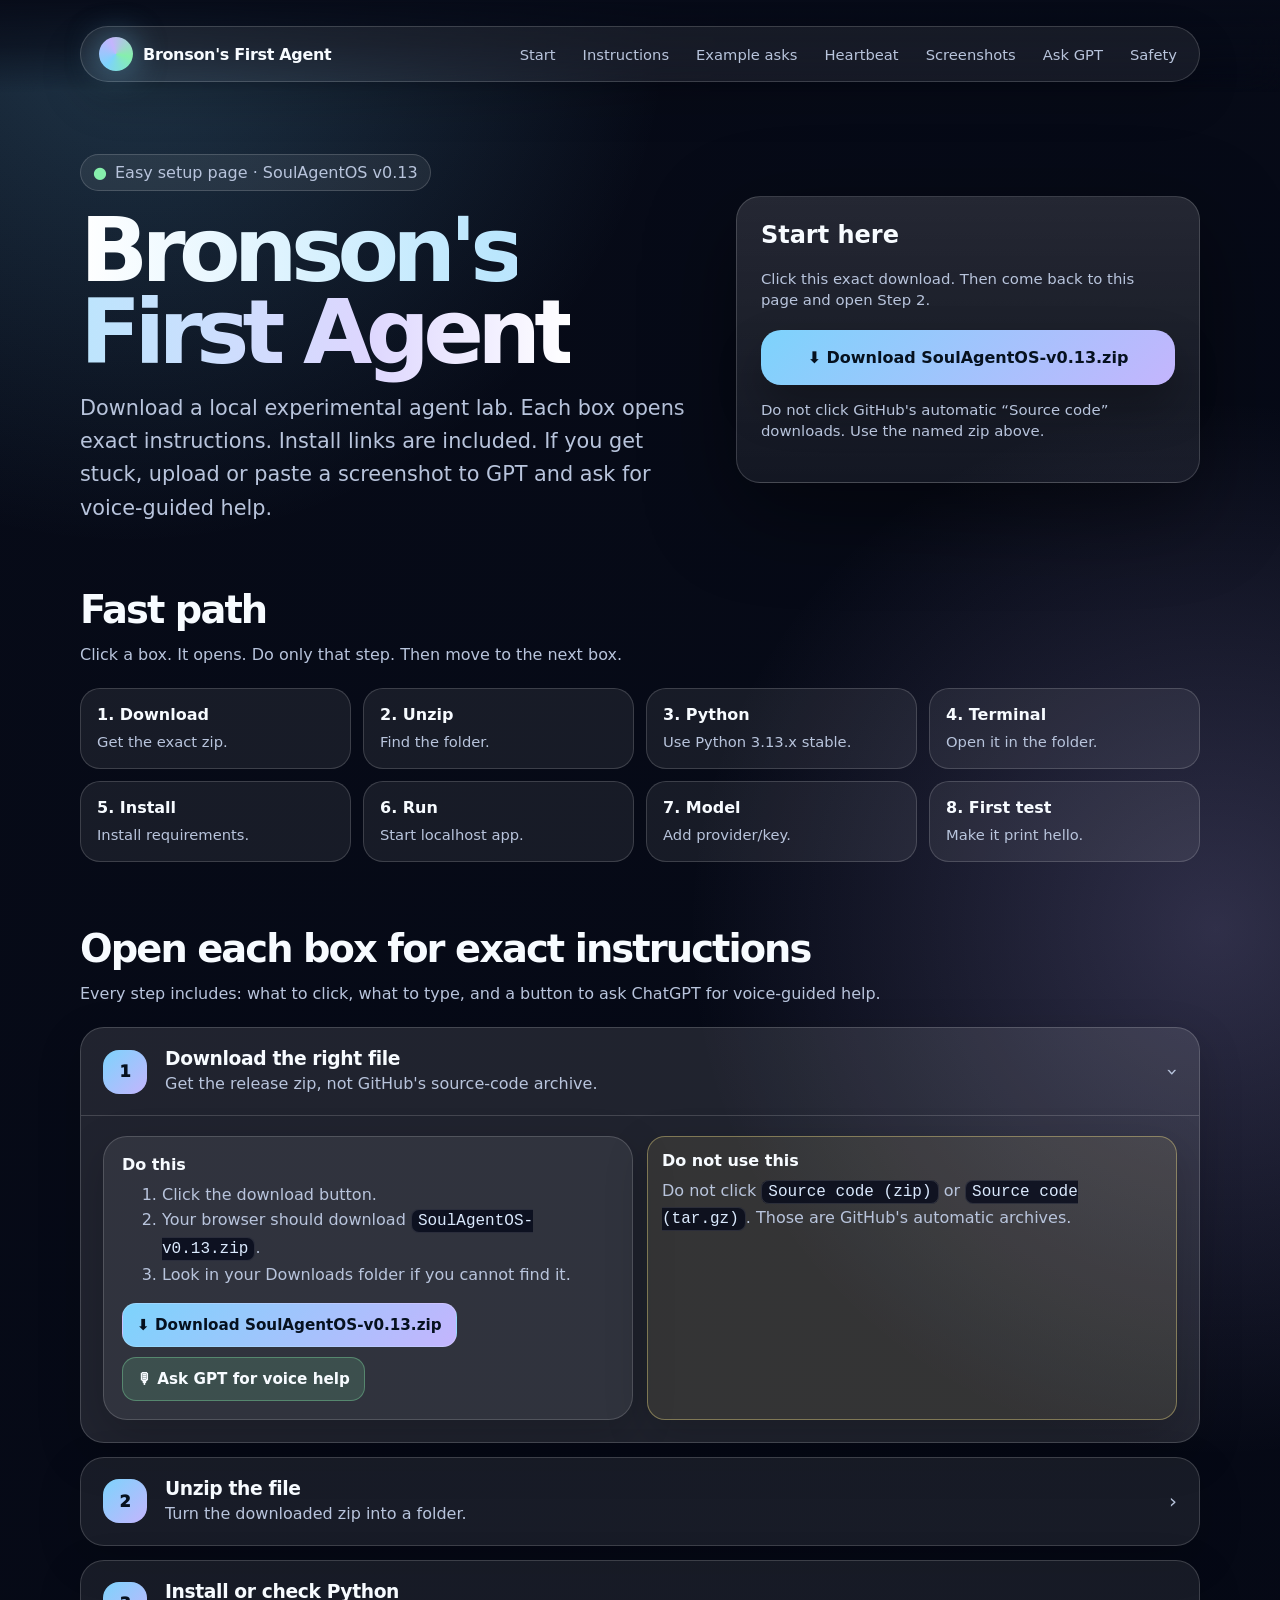
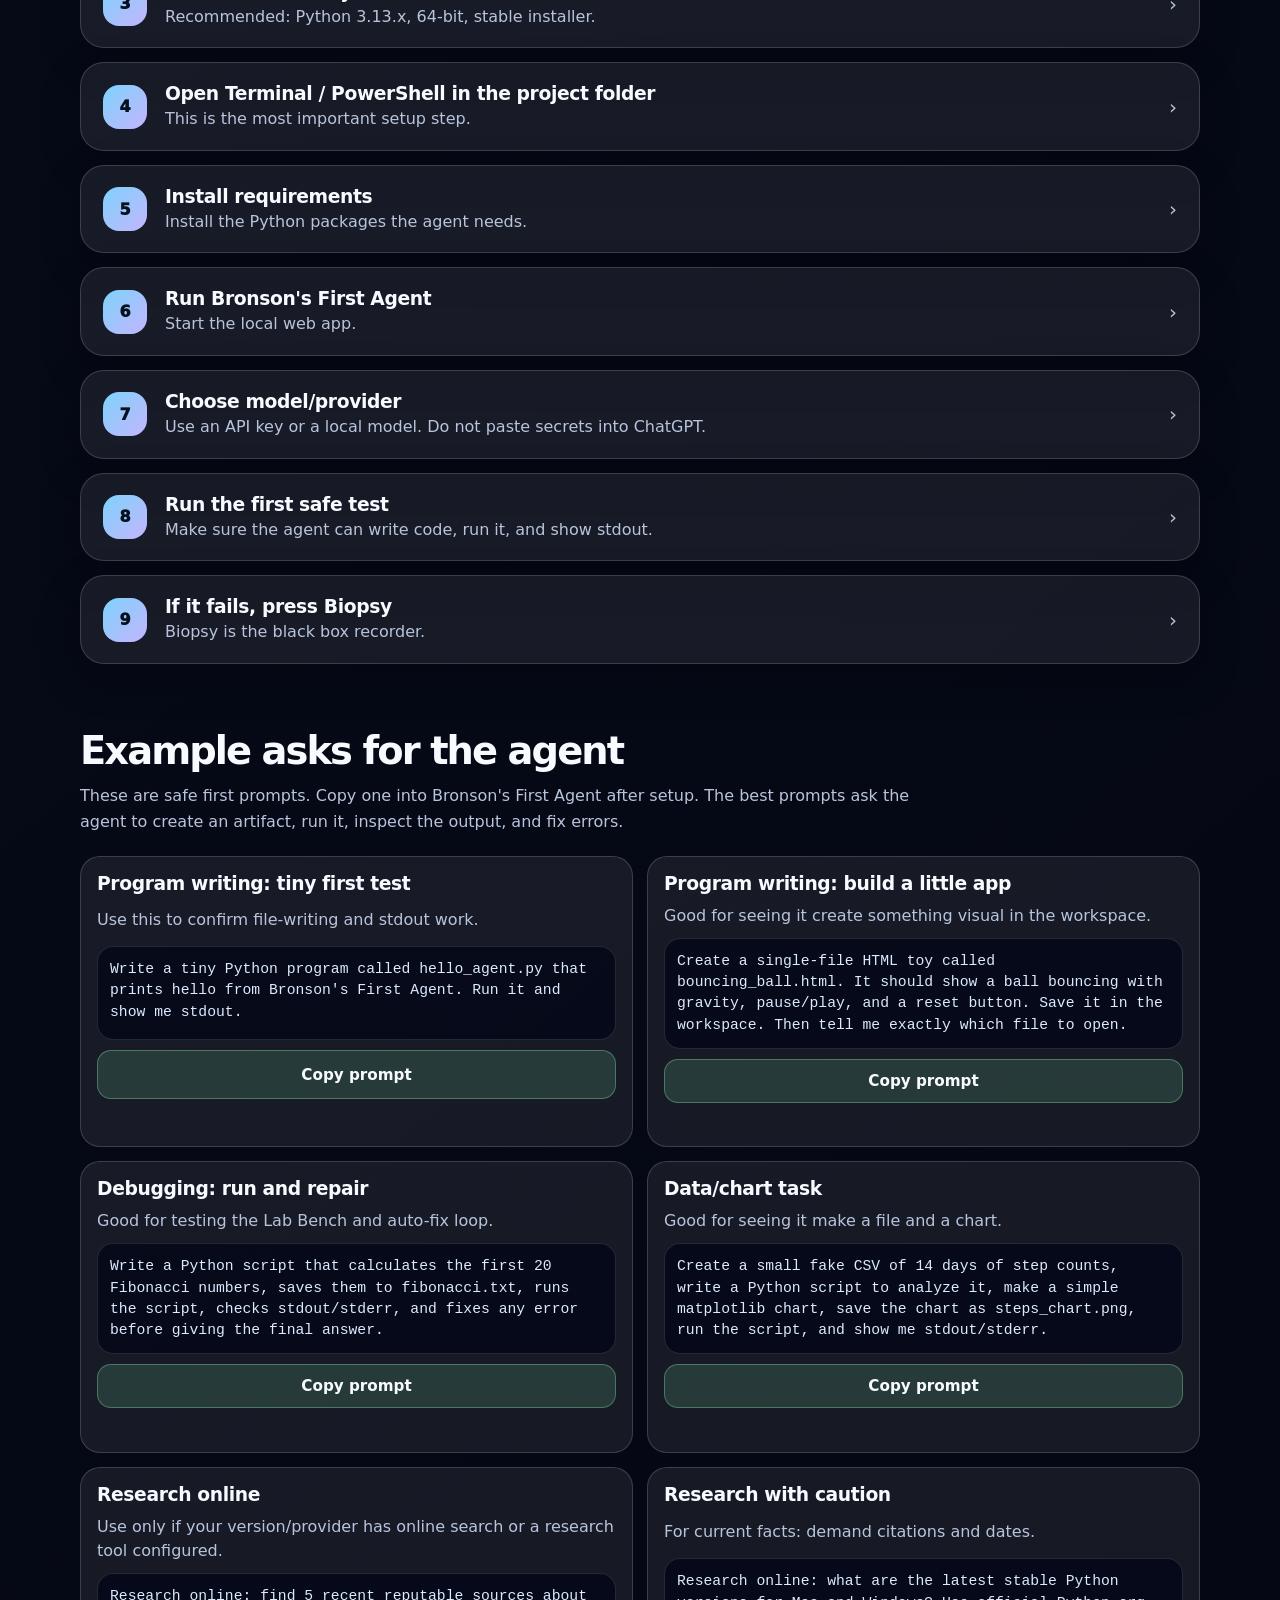
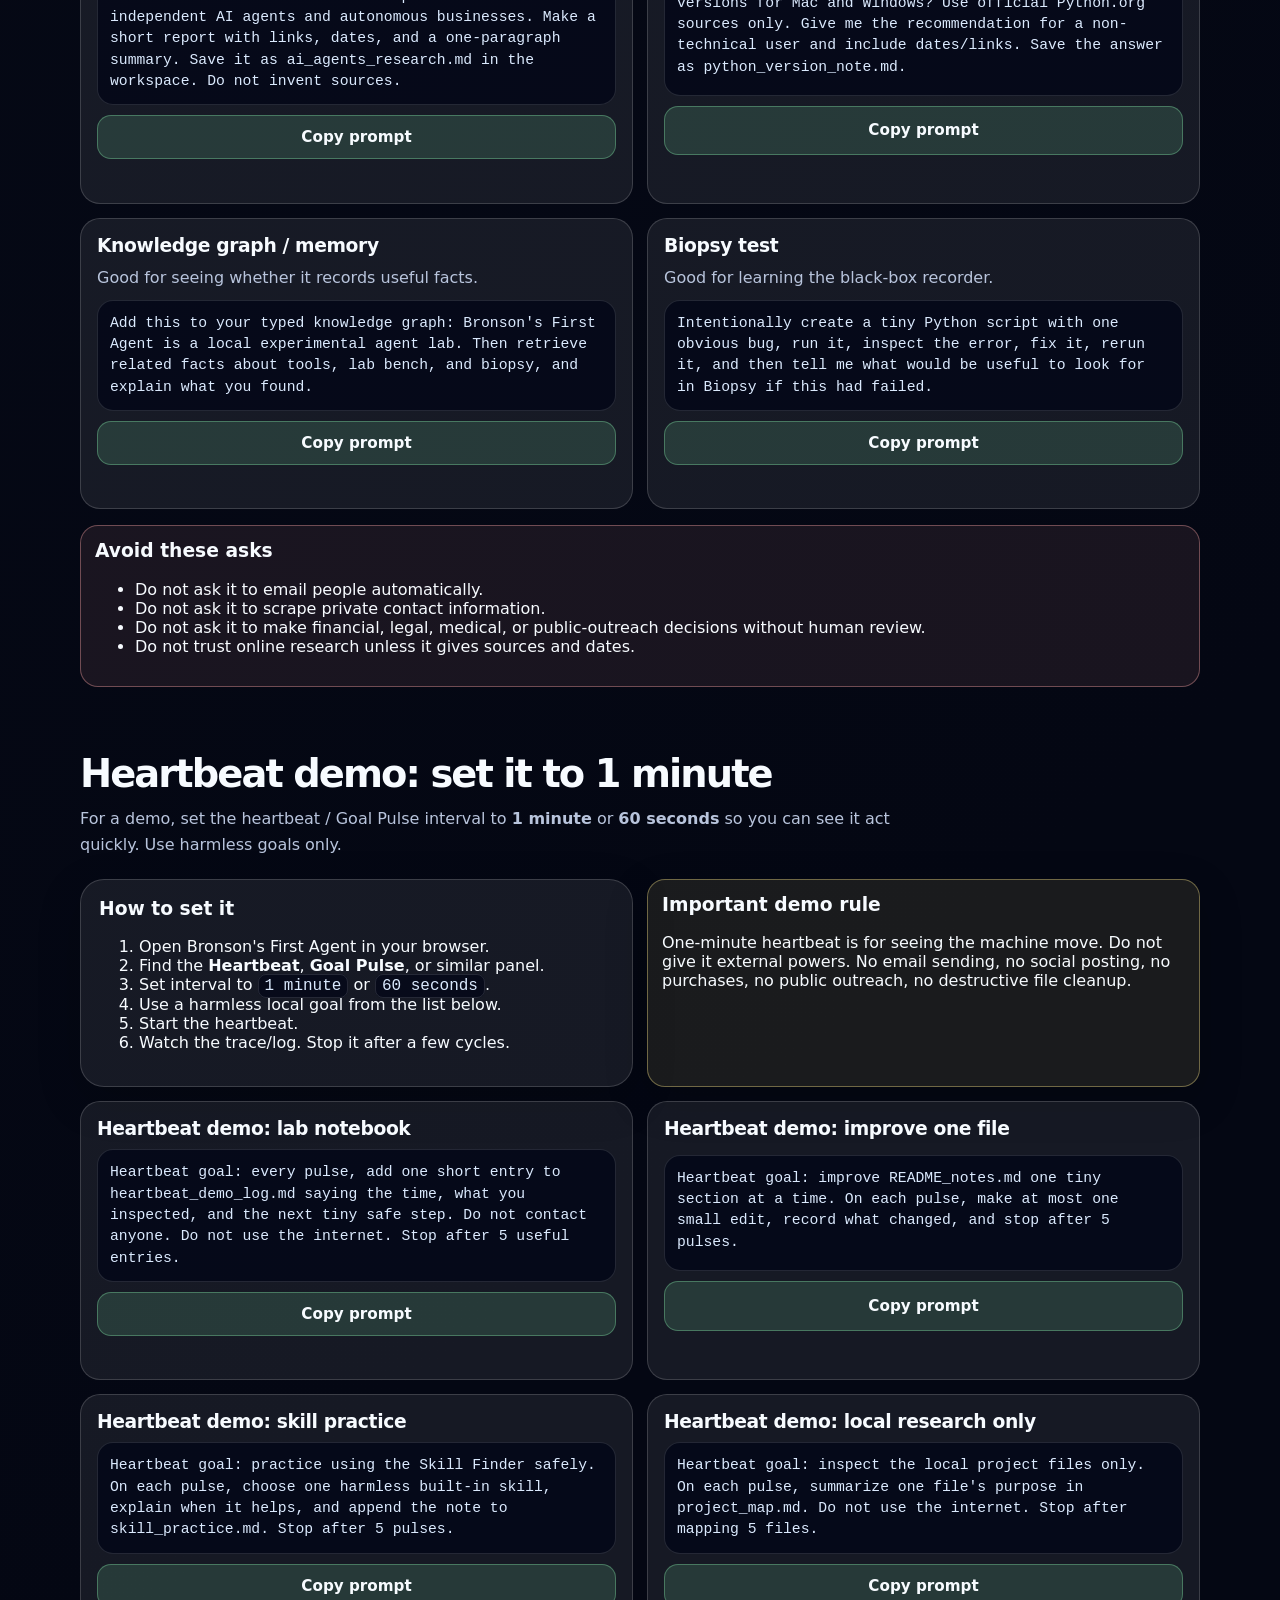
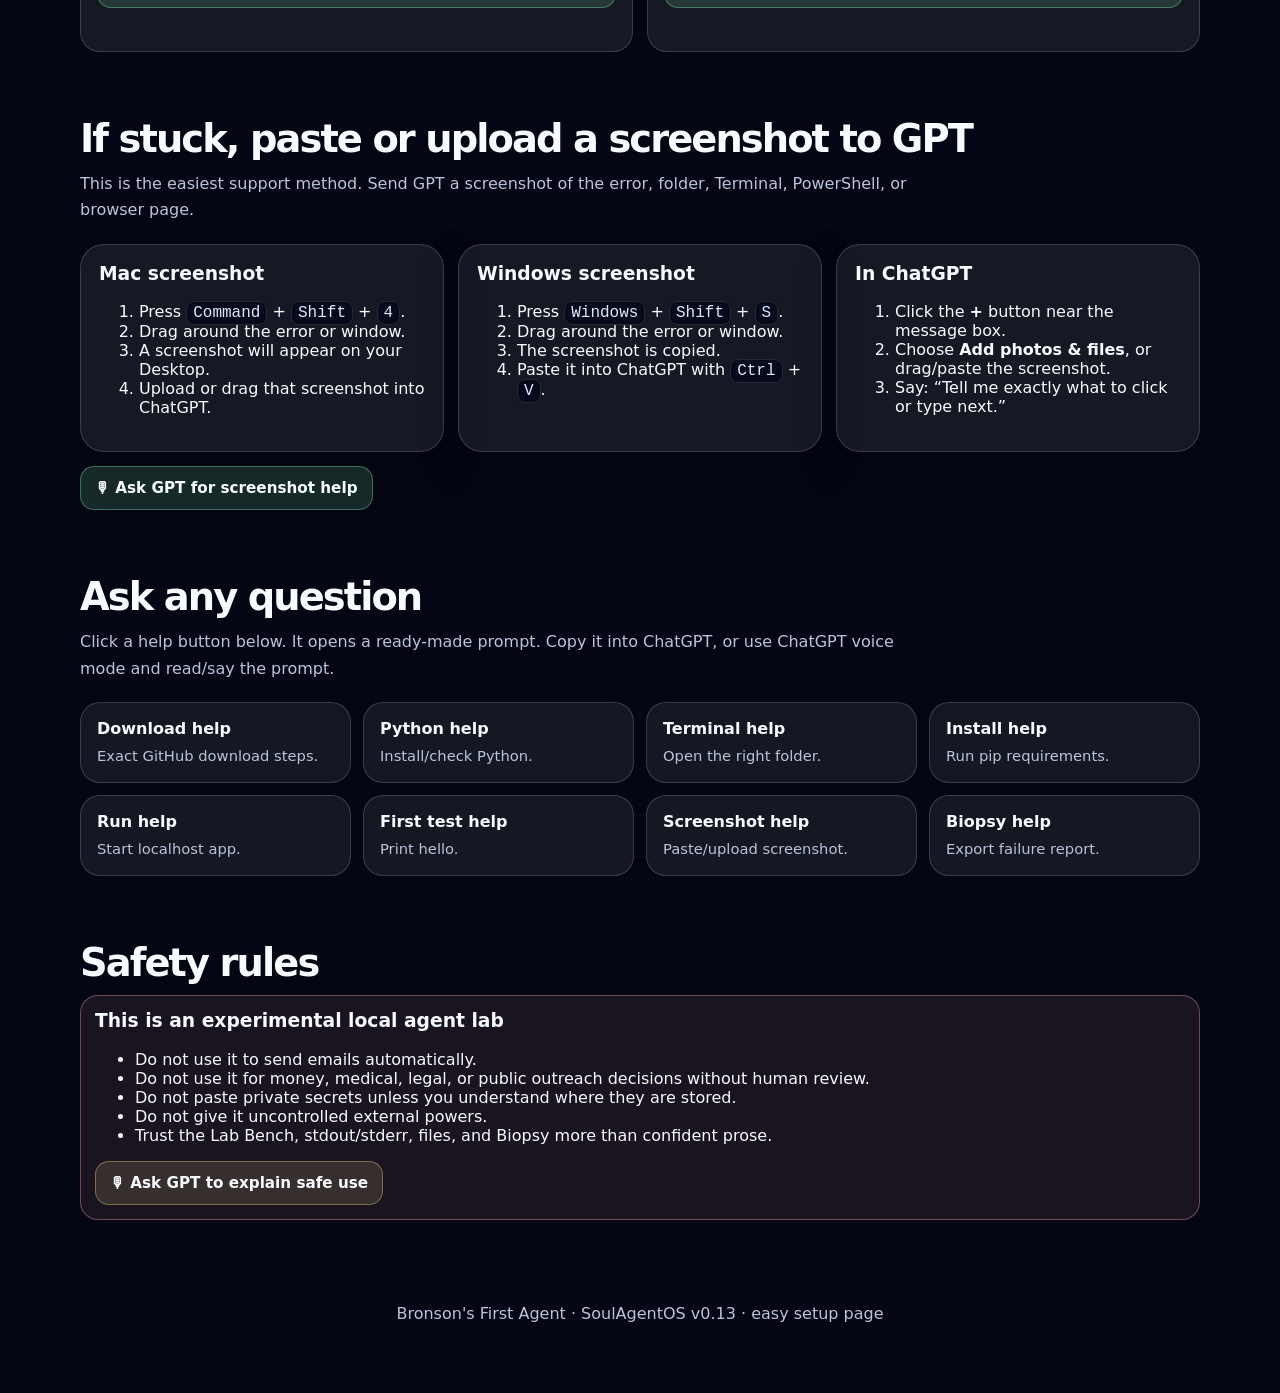
<file: index.html>
<!doctype html>
<html lang="en">
<head>
  <meta charset="utf-8" />
  <meta name="viewport" content="width=device-width, initial-scale=1" />
  <title>Bronson's First Agent — Easy Download Guide</title>
  <meta name="description" content="Easy clickable setup guide for Bronson's First Agent / SoulAgentOS." />
  <style>
    :root {
      --bg: #070b18;
      --panel: rgba(255,255,255,0.075);
      --text: #f7fbff;
      --muted: #b8c4dc;
      --line: rgba(255,255,255,0.16);
      --accent: #7dd3fc;
      --accent2: #c4b5fd;
      --good: #86efac;
      --warn: #fde68a;
      --bad: #fca5a5;
      --shadow: 0 28px 90px rgba(0,0,0,0.45);
      --radius: 24px;
      --mono: ui-monospace, SFMono-Regular, Menlo, Monaco, Consolas, "Liberation Mono", monospace;
      --sans: Inter, ui-sans-serif, system-ui, -apple-system, BlinkMacSystemFont, "Segoe UI", Roboto, Helvetica, Arial, sans-serif;
    }
    * { box-sizing: border-box; }
    html { scroll-behavior: smooth; }
    body {
      margin: 0;
      color: var(--text);
      font-family: var(--sans);
      background:
        radial-gradient(circle at 10% 0%, rgba(125,211,252,0.22), transparent 34rem),
        radial-gradient(circle at 95% 15%, rgba(196,181,253,0.22), transparent 33rem),
        linear-gradient(140deg, var(--bg), #040713 68%);
      min-height: 100vh;
    }
    a { color: inherit; }
    .wrap { width: min(1120px, calc(100% - 32px)); margin: 0 auto; }
    header {
      padding: 26px 0 10px;
      position: sticky;
      top: 0;
      z-index: 20;
      backdrop-filter: blur(18px);
      background: linear-gradient(to bottom, rgba(7,11,24,0.96), rgba(7,11,24,0.66), transparent);
    }
    nav {
      display: flex;
      justify-content: space-between;
      align-items: center;
      gap: 14px;
      border: 1px solid var(--line);
      border-radius: 999px;
      background: rgba(255,255,255,0.065);
      padding: 10px 12px 10px 18px;
      box-shadow: 0 18px 44px rgba(0,0,0,0.18);
    }
    .brand { display: flex; gap: 10px; align-items: center; font-weight: 900; letter-spacing: -0.02em; }
    .orb {
      width: 34px; height: 34px; border-radius: 999px;
      background: conic-gradient(from 220deg, var(--accent), var(--accent2), var(--good), var(--accent));
      box-shadow: 0 0 32px rgba(125,211,252,0.5);
    }
    .navlinks { display: flex; gap: 7px; flex-wrap: wrap; justify-content: flex-end; }
    .navlinks a { text-decoration: none; color: var(--muted); padding: 8px 10px; border-radius: 999px; font-size: 0.92rem; }
    .navlinks a:hover { color: var(--text); background: rgba(255,255,255,0.08); }
    .hero {
      padding: 62px 0 30px;
      display: grid;
      grid-template-columns: 1.15fr .85fr;
      gap: 28px;
      align-items: center;
    }
    .badge {
      display: inline-flex;
      align-items: center;
      gap: 8px;
      border: 1px solid var(--line);
      background: rgba(255,255,255,0.07);
      color: var(--muted);
      padding: 8px 12px;
      border-radius: 999px;
      margin-bottom: 18px;
    }
    .badge b { color: var(--good); }
    h1 {
      margin: 0 0 18px;
      font-size: clamp(2.5rem, 7vw, 5.7rem);
      line-height: .92;
      letter-spacing: -0.075em;
    }
    .gradient {
      background: linear-gradient(90deg, #fff, #bae6fd 45%, #ddd6fe 78%, #fff);
      color: transparent;
      -webkit-background-clip: text;
      background-clip: text;
    }
    .subtitle {
      margin: 0;
      max-width: 72ch;
      font-size: clamp(1.05rem, 1.8vw, 1.3rem);
      line-height: 1.6;
      color: var(--muted);
    }
    .hero-card, .card, details {
      border: 1px solid var(--line);
      background: var(--panel);
      border-radius: var(--radius);
      box-shadow: 0 14px 44px rgba(0,0,0,0.18);
    }
    .hero-card {
      padding: 24px;
      background: linear-gradient(180deg, rgba(255,255,255,0.12), rgba(255,255,255,0.055));
      box-shadow: var(--shadow);
    }
    .big-download {
      display: block;
      text-align: center;
      text-decoration: none;
      margin-top: 18px;
      padding: 18px 20px;
      border-radius: 20px;
      font-weight: 900;
      color: #06111f;
      background: linear-gradient(135deg, var(--accent), var(--accent2));
      box-shadow: 0 22px 44px rgba(0,0,0,0.28);
      transition: transform 140ms ease, filter 140ms ease;
    }
    .big-download:hover { transform: translateY(-2px); filter: brightness(1.08); }
    .mini { color: var(--muted); font-size: 0.93rem; line-height: 1.45; }
    section { padding: 32px 0; }
    .section-title {
      margin: 0 0 10px;
      font-size: clamp(1.75rem, 3vw, 2.75rem);
      letter-spacing: -0.05em;
    }
    .section-lead { margin: 0 0 20px; color: var(--muted); line-height: 1.65; max-width: 82ch; }
    .quick-grid {
      display: grid;
      grid-template-columns: repeat(4, 1fr);
      gap: 12px;
      margin-top: 20px;
    }
    .quick-card {
      display: flex;
      flex-direction: column;
      gap: 8px;
      text-decoration: none;
      padding: 16px;
      border: 1px solid var(--line);
      border-radius: 20px;
      background: rgba(255,255,255,0.07);
      color: var(--text);
      text-align: left;
      cursor: pointer;
      font-family: inherit;
    }
    .quick-card strong { font-size: 1rem; }
    .quick-card span { color: var(--muted); font-size: 0.92rem; line-height: 1.35; }
    .quick-card:hover { background: rgba(255,255,255,0.11); }
    .wizard { display: grid; gap: 14px; }
    details {
      overflow: hidden;
      background: rgba(255,255,255,0.075);
    }
    details[open] { background: rgba(255,255,255,0.105); }
    summary {
      cursor: pointer;
      list-style: none;
      padding: 20px 22px;
      display: grid;
      grid-template-columns: 48px 1fr auto;
      gap: 14px;
      align-items: center;
    }
    summary::-webkit-details-marker { display: none; }
    .step-num {
      width: 44px; height: 44px; border-radius: 16px;
      display: grid; place-items: center;
      font-weight: 950;
      color: #06111f;
      background: linear-gradient(135deg, var(--accent), var(--accent2));
    }
    .summary-text h3 { margin: 0 0 4px; letter-spacing: -0.02em; }
    .summary-text p { margin: 0; color: var(--muted); line-height: 1.35; }
    .chev { color: var(--muted); font-size: 1.25rem; transition: transform 120ms ease; }
    details[open] .chev { transform: rotate(90deg); }
    .inside {
      border-top: 1px solid var(--line);
      padding: 20px 22px 22px;
      display: grid;
      gap: 16px;
    }
    .inside h4 { margin: 0 0 8px; }
    .inside p, .inside li { color: var(--muted); line-height: 1.58; }
    .inside p { margin: 0; }
    .two { display: grid; grid-template-columns: 1fr 1fr; gap: 14px; }
    .three { display: grid; grid-template-columns: repeat(3, 1fr); gap: 14px; }
    .card { padding: 18px; }
    .card h4, .card h3 { margin-top: 0; }
    ol, ul { margin-top: 8px; }
    .btn-row { display: flex; gap: 10px; flex-wrap: wrap; align-items: center; }
    .btn {
      display: inline-flex;
      justify-content: center;
      align-items: center;
      gap: 8px;
      padding: 12px 14px;
      border-radius: 14px;
      border: 1px solid rgba(255,255,255,0.17);
      text-decoration: none;
      font-weight: 800;
      background: rgba(255,255,255,0.09);
      color: var(--text);
      cursor: pointer;
      font-family: inherit;
      font-size: .95rem;
    }
    .btn.primary {
      background: linear-gradient(135deg, var(--accent), var(--accent2));
      color: #06111f;
    }
    .btn.good { background: rgba(134,239,172,0.15); border-color: rgba(134,239,172,0.35); }
    .btn.warn { background: rgba(253,230,138,0.13); border-color: rgba(253,230,138,0.35); }
    code, pre {
      font-family: var(--mono);
      background: rgba(2,6,23,0.75);
      border: 1px solid rgba(255,255,255,0.12);
      color: #dbeafe;
    }
    code { border-radius: 8px; padding: 2px 6px; }
    pre {
      margin: 8px 0 0;
      border-radius: 16px;
      padding: 14px;
      white-space: pre-wrap;
      word-break: break-word;
      overflow: auto;
    }
    .note { border: 1px solid rgba(125,211,252,0.35); background: rgba(125,211,252,0.09); border-radius: 18px; padding: 14px; color: var(--muted); line-height: 1.55; }
    .warnbox { border: 1px solid rgba(253,230,138,0.38); background: rgba(253,230,138,0.09); border-radius: 18px; padding: 14px; }
    .badbox { border: 1px solid rgba(252,165,165,0.38); background: rgba(252,165,165,0.085); border-radius: 18px; padding: 14px; }
    .choice {
      border: 1px solid rgba(134,239,172,0.38);
      background: rgba(134,239,172,0.09);
      border-radius: 18px;
      padding: 14px;
    }
    .choice strong { color: var(--good); }

    .prompt-grid { display: grid; grid-template-columns: repeat(2, 1fr); gap: 14px; }
    .prompt-card {
      border: 1px solid var(--line);
      background: rgba(255,255,255,0.075);
      border-radius: 20px;
      padding: 16px;
      display: grid;
      gap: 10px;
    }
    .prompt-card h3 { margin: 0; letter-spacing: -0.02em; }
    .prompt-card p { margin: 0; color: var(--muted); line-height: 1.5; }
    .prompt-text {
      font-family: var(--mono);
      background: rgba(2,6,23,0.78);
      border: 1px solid rgba(255,255,255,0.12);
      color: #dbeafe;
      border-radius: 16px;
      padding: 12px;
      white-space: pre-wrap;
      word-break: break-word;
      line-height: 1.45;
      font-size: 0.92rem;
    }
    .copy-ok { color: var(--good); min-height: 1.2em; font-size: 0.9rem; }
    @media (max-width: 900px) { .prompt-grid { grid-template-columns: 1fr; } }

    footer { text-align: center; color: var(--muted); padding: 52px 0 70px; }
    .modal-backdrop {
      position: fixed; inset: 0; background: rgba(0,0,0,0.72); z-index: 100;
      display: none; align-items: center; justify-content: center; padding: 18px;
    }
    .modal-backdrop.show { display: flex; }
    .modal {
      width: min(780px, 100%);
      border: 1px solid var(--line);
      background: linear-gradient(180deg, #101936, #070b18);
      border-radius: 26px;
      box-shadow: var(--shadow);
      padding: 22px;
    }
    .modal-header { display: flex; justify-content: space-between; gap: 14px; align-items: flex-start; margin-bottom: 12px; }
    .modal h3 { margin: 0; }
    .x { border: 1px solid var(--line); background: rgba(255,255,255,0.08); color: var(--text); border-radius: 12px; width: 38px; height: 38px; cursor: pointer; font-size: 1.1rem; }
    textarea {
      width: 100%; min-height: 220px; resize: vertical;
      border: 1px solid rgba(255,255,255,0.16); background: rgba(2,6,23,0.82);
      color: #e0f2fe; border-radius: 16px; padding: 14px;
      font-family: var(--mono); line-height: 1.5;
    }
    .copy-status { min-height: 1.2em; color: var(--good); font-size: 0.9rem; }
    @media (max-width: 900px) {
      header { position: static; }
      nav { border-radius: 22px; flex-direction: column; align-items: flex-start; }
      .hero { grid-template-columns: 1fr; padding-top: 38px; }
      .quick-grid { grid-template-columns: 1fr 1fr; }
      .two, .three { grid-template-columns: 1fr; }
    }
    @media (max-width: 540px) {
      summary { grid-template-columns: 1fr; }
      .chev { display: none; }
      .quick-grid { grid-template-columns: 1fr; }
      h1 { letter-spacing: -0.055em; }
    }
  </style>
</head>
<body>
  <header>
    <div class="wrap">
      <nav>
        <div class="brand"><span class="orb" aria-hidden="true"></span>Bronson's First Agent</div>
        <div class="navlinks">
          <a href="#start">Start</a>
          <a href="#wizard">Instructions</a>
          <a href="#examples">Example asks</a>
          <a href="#heartbeat">Heartbeat</a>
          <a href="#screenshots">Screenshots</a>
          <a href="#help">Ask GPT</a>
          <a href="#safety">Safety</a>
        </div>
      </nav>
    </div>
  </header>

  <main>
    <section id="start" class="hero wrap">
      <div>
        <div class="badge"><b>●</b> Easy setup page · SoulAgentOS v0.13</div>
        <h1><span class="gradient">Bronson's<br>First Agent</span></h1>
        <p class="subtitle">
          Download a local experimental agent lab. Each box opens exact instructions.
          Install links are included. If you get stuck, upload or paste a screenshot to GPT and ask for voice-guided help.
        </p>
      </div>
      <div class="hero-card">
        <h2 style="margin-top:0">Start here</h2>
        <p class="mini">Click this exact download. Then come back to this page and open Step 2.</p>
        <a class="big-download" href="https://github.com/DormantOne/soulagent/releases/download/v0.13.1/SoulAgentOS-v0.13.zip">⬇ Download SoulAgentOS-v0.13.zip</a>
        <p class="mini">Do not click GitHub's automatic “Source code” downloads. Use the named zip above.</p>
      </div>
    </section>

    <section class="wrap">
      <h2 class="section-title">Fast path</h2>
      <p class="section-lead">Click a box. It opens. Do only that step. Then move to the next box.</p>
      <div class="quick-grid">
        <a class="quick-card" href="#step-download"><strong>1. Download</strong><span>Get the exact zip.</span></a>
        <a class="quick-card" href="#step-unzip"><strong>2. Unzip</strong><span>Find the folder.</span></a>
        <a class="quick-card" href="#step-python"><strong>3. Python</strong><span>Use Python 3.13.x stable.</span></a>
        <a class="quick-card" href="#step-terminal"><strong>4. Terminal</strong><span>Open it in the folder.</span></a>
        <a class="quick-card" href="#step-install"><strong>5. Install</strong><span>Install requirements.</span></a>
        <a class="quick-card" href="#step-run"><strong>6. Run</strong><span>Start localhost app.</span></a>
        <a class="quick-card" href="#step-model"><strong>7. Model</strong><span>Add provider/key.</span></a>
        <a class="quick-card" href="#step-test"><strong>8. First test</strong><span>Make it print hello.</span></a>
      </div>
    </section>

    <section id="wizard" class="wrap">
      <h2 class="section-title">Open each box for exact instructions</h2>
      <p class="section-lead">Every step includes: what to click, what to type, and a button to ask ChatGPT for voice-guided help.</p>

      <div class="wizard">

        <details id="step-download" open>
          <summary><div class="step-num">1</div><div class="summary-text"><h3>Download the right file</h3><p>Get the release zip, not GitHub's source-code archive.</p></div><div class="chev">›</div></summary>
          <div class="inside">
            <div class="two">
              <div class="card">
                <h4>Do this</h4>
                <ol>
                  <li>Click the download button.</li>
                  <li>Your browser should download <code>SoulAgentOS-v0.13.zip</code>.</li>
                  <li>Look in your Downloads folder if you cannot find it.</li>
                </ol>
                <div class="btn-row">
                  <a class="btn primary" href="https://github.com/DormantOne/soulagent/releases/download/v0.13.1/SoulAgentOS-v0.13.zip">⬇ Download SoulAgentOS-v0.13.zip</a>
                  <button class="btn good" data-payload="I am trying to download Bronson&#x27;s First Agent / SoulAgentOS from GitHub. Please walk me through it slowly. I need to download this exact file: https://github.com/DormantOne/soulagent/releases/download/v0.13.1/SoulAgentOS-v0.13.zip. I am not technical. Tell me exactly what to click and what I should see. Voice-friendly directions please.">🎙 Ask GPT for voice help</button>
                </div>
              </div>
              <div class="card warnbox">
                <h4>Do not use this</h4>
                <p>Do not click <code>Source code (zip)</code> or <code>Source code (tar.gz)</code>. Those are GitHub's automatic archives.</p>
              </div>
            </div>
          </div>
        </details>

        <details id="step-unzip">
          <summary><div class="step-num">2</div><div class="summary-text"><h3>Unzip the file</h3><p>Turn the downloaded zip into a folder.</p></div><div class="chev">›</div></summary>
          <div class="inside">
            <div class="two">
              <div class="card">
                <h4>Mac</h4>
                <ol>
                  <li>Open Finder.</li>
                  <li>Go to Downloads.</li>
                  <li>Double-click <code>SoulAgentOS-v0.13.zip</code>.</li>
                  <li>A folder should appear.</li>
                </ol>
              </div>
              <div class="card">
                <h4>Windows</h4>
                <ol>
                  <li>Open File Explorer.</li>
                  <li>Go to Downloads.</li>
                  <li>Right-click <code>SoulAgentOS-v0.13.zip</code>.</li>
                  <li>Click <strong>Extract All</strong>.</li>
                </ol>
              </div>
            </div>
            <div class="note">After unzipping, you should see files like <code>README.md</code>, <code>run.py</code>, <code>requirements.txt</code>, and <code>GITHUB_DOWNLOAD_INSTRUCTIONS.html</code>.</div>
          </div>
        </details>

        <details id="step-python">
          <summary><div class="step-num">3</div><div class="summary-text"><h3>Install or check Python</h3><p>Recommended: Python 3.13.x, 64-bit, stable installer.</p></div><div class="chev">›</div></summary>
          <div class="inside">
            <div class="choice">
              <h4>Recommended beginner choice</h4>
              <p><strong>Download Python 3.13.x, 64-bit, stable installer.</strong> If python.org offers only a big “Download Python 3.14.x” button, that is also okay. Avoid anything labeled <code>alpha</code>, <code>beta</code>, <code>rc</code>, <code>embeddable</code>, or <code>source</code>.</p>
            </div>
            <div class="three">
              <a class="btn primary" href="https://www.python.org/downloads/" target="_blank" rel="noopener">Official Python downloads</a>
              <a class="btn" href="https://www.python.org/downloads/macos/" target="_blank" rel="noopener">Mac installers</a>
              <a class="btn" href="https://www.python.org/downloads/windows/" target="_blank" rel="noopener">Windows installers</a>
            </div>
            <div class="two">
              <div class="card">
                <h4>Windows exact choice</h4>
                <ol>
                  <li>Open the Windows installers link.</li>
                  <li>Look for <strong>Python 3.13.x</strong> under Stable Releases.</li>
                  <li>Click <strong>Download Windows installer (64-bit)</strong>.</li>
                  <li>Run the installer.</li>
                  <li>Important: check <strong>Add python.exe to PATH</strong> if you see that box.</li>
                </ol>
                <p>Then check:</p>
                <pre>python --version</pre>
              </div>
              <div class="card">
                <h4>Mac exact choice</h4>
                <ol>
                  <li>Open the Mac installers link.</li>
                  <li>Look for <strong>Python 3.13.x</strong> under Stable Releases.</li>
                  <li>Click <strong>Download macOS installer</strong>.</li>
                  <li>Open the downloaded <code>.pkg</code> installer and follow the prompts.</li>
                </ol>
                <p>Then check:</p>
                <pre>python3 --version</pre>
              </div>
            </div>
            <div class="btn-row"><button class="btn good" data-payload="I am setting up Bronson&#x27;s First Agent / SoulAgentOS. Please help me install Python. The guide recommends Python 3.13.x, 64-bit, stable installer. Python 3.14.x is also okay if that is what python.org offers, but I should avoid alpha, beta, rc, embeddable, and source-only downloads. Ask me whether I am on Mac or Windows, then give one step at a time. Voice-friendly directions please. After Python is installed, help me confirm it with python --version or python3 --version.">🎙 Ask GPT to guide Python install</button></div>
          </div>
        </details>

        <details id="step-terminal">
          <summary><div class="step-num">4</div><div class="summary-text"><h3>Open Terminal / PowerShell in the project folder</h3><p>This is the most important setup step.</p></div><div class="chev">›</div></summary>
          <div class="inside">
            <div class="two">
              <div class="card">
                <h4>Mac: easiest reliable method</h4>
                <ol>
                  <li>Open the unzipped <code>SoulAgentOS-v0.13</code> folder in Finder.</li>
                  <li>Open the Terminal app.</li>
                  <li>Type <code>cd </code> with a space after it, but do not press Enter yet.</li>
                  <li>Drag the <code>SoulAgentOS-v0.13</code> folder from Finder into the Terminal window.</li>
                  <li>Terminal will fill in the folder path.</li>
                  <li>Press Enter.</li>
                </ol>
                <p>You should now be “inside” the project folder. To check, type:</p>
                <pre>ls</pre>
                <p>You should see <code>run.py</code> and <code>requirements.txt</code>.</p>
              </div>
              <div class="card">
                <h4>Windows: easiest reliable method</h4>
                <ol>
                  <li>Open the unzipped <code>SoulAgentOS-v0.13</code> folder in File Explorer.</li>
                  <li>Click once in the address bar at the top of the folder window.</li>
                  <li>Type <code>powershell</code>.</li>
                  <li>Press Enter.</li>
                  <li>A PowerShell window should open already inside that folder.</li>
                </ol>
                <p>To check, type:</p>
                <pre>dir</pre>
                <p>You should see <code>run.py</code> and <code>requirements.txt</code>.</p>
              </div>
            </div>
            <div class="note">Important: all commands below must be run from inside the folder that contains <code>run.py</code>.</div>
            <div class="btn-row"><button class="btn good" data-payload="I am setting up Bronson&#x27;s First Agent / SoulAgentOS. I have unzipped the folder and need help opening Terminal or PowerShell in the exact project folder. Please guide me slowly, one step at a time. On Mac, explain the &#x27;cd &#x27; then drag-folder-into-Terminal method. On Windows, explain clicking the folder address bar, typing powershell, and pressing Enter. Voice-friendly directions please.">🎙 Ask GPT to help open the right folder</button></div>
          </div>
        </details>

        <details id="step-install">
          <summary><div class="step-num">5</div><div class="summary-text"><h3>Install requirements</h3><p>Install the Python packages the agent needs.</p></div><div class="chev">›</div></summary>
          <div class="inside">
            <div class="card">
              <h4>Type this in Terminal / PowerShell</h4>
              <pre>pip install -r requirements.txt</pre>
              <p class="mini">On Mac, if that does not work, try:</p>
              <pre>pip3 install -r requirements.txt</pre>
            </div>
            <div class="btn-row"><button class="btn good" data-payload="I am setting up Bronson&#x27;s First Agent / SoulAgentOS. I need to install requirements from requirements.txt. Please guide me through running pip install -r requirements.txt or pip3 install -r requirements.txt from the project folder. If there is an error, ask me to paste the error text or upload a screenshot. Voice-friendly directions please.">🎙 Ask GPT for install help</button></div>
          </div>
        </details>

        <details id="step-run">
          <summary><div class="step-num">6</div><div class="summary-text"><h3>Run Bronson's First Agent</h3><p>Start the local web app.</p></div><div class="chev">›</div></summary>
          <div class="inside">
            <div class="card">
              <h4>Type this</h4>
              <pre>python run.py</pre>
              <p class="mini">On Mac, if that does not work, try:</p>
              <pre>python3 run.py</pre>
            </div>
            <div class="card">
              <h4>Open this in your browser</h4>
              <pre>http://localhost:5007/</pre>
            </div>
            <div class="btn-row"><button class="btn good" data-payload="I am setting up Bronson&#x27;s First Agent / SoulAgentOS. I need to start the app by running python run.py or python3 run.py from inside the project folder, then open http://localhost:5007/ in my browser. Please guide me slowly. If it fails, ask me to paste the terminal error or upload a screenshot. Voice-friendly directions please.">🎙 Ask GPT to help start it</button></div>
          </div>
        </details>

        <details id="step-model">
          <summary><div class="step-num">7</div><div class="summary-text"><h3>Choose model/provider</h3><p>Use an API key or a local model. Do not paste secrets into ChatGPT.</p></div><div class="chev">›</div></summary>
          <div class="inside">
            <div class="card"><h4>Beginner rule</h4><p>Enter the API key only into your local SoulAgentOS page, not into random websites or chats. If using a local model, make sure the local model server is already running.</p></div>
            <div class="btn-row"><button class="btn good" data-payload="I am setting up Bronson&#x27;s First Agent / SoulAgentOS. I need help choosing a provider/model and entering an API key or using a local model. Please explain the safest beginner options. Do not ask me to paste my API key into chat. Voice-friendly directions please.">🎙 Ask GPT for model setup help</button></div>
          </div>
        </details>

        <details id="step-test">
          <summary><div class="step-num">8</div><div class="summary-text"><h3>Run the first safe test</h3><p>Make sure the agent can write code, run it, and show stdout.</p></div><div class="chev">›</div></summary>
          <div class="inside">
            <div class="card"><h4>Paste this into the goal box</h4><pre>Write a tiny Python program that prints hello, run it, and show me stdout.</pre></div>
            <div class="note">Success means you see a file written in <code>workspace/</code>, a Python run, and stdout showing <code>hello</code>.</div>
            <div class="btn-row"><button class="btn good" data-payload="I have opened Bronson&#x27;s First Agent / SoulAgentOS in my browser. Please help me run the first safe test: &#x27;Write a tiny Python program that prints hello, run it, and show me stdout.&#x27; Explain what success should look like, and what to do if it fails. Ask me to upload a screenshot if I am confused. Voice-friendly directions please.">🎙 Ask GPT to walk through first test</button></div>
          </div>
        </details>

        <details id="step-biopsy">
          <summary><div class="step-num">9</div><div class="summary-text"><h3>If it fails, press Biopsy</h3><p>Biopsy is the black box recorder.</p></div><div class="chev">›</div></summary>
          <div class="inside">
            <div class="card">
              <h4>What to do</h4>
              <ol>
                <li>Press <strong>Biopsy</strong>.</li>
                <li>Save the downloaded JSON file.</li>
                <li>Send that file to whoever is helping you debug.</li>
                <li>Do not include API keys.</li>
              </ol>
            </div>
            <div class="btn-row"><button class="btn good" data-payload="Bronson&#x27;s First Agent / SoulAgentOS failed. I have a Biopsy button. Please tell me how to export a Biopsy JSON and what to paste/upload so someone can diagnose it. Voice-friendly directions please.">🎙 Ask GPT to help with Biopsy</button></div>
          </div>
        </details>

      </div>
    </section>


    <section id="examples" class="wrap">
      <h2 class="section-title">Example asks for the agent</h2>
      <p class="section-lead">
        These are safe first prompts. Copy one into Bronson's First Agent after setup.
        The best prompts ask the agent to create an artifact, run it, inspect the output, and fix errors.
      </p>

      <div class="prompt-grid">
        <div class="prompt-card">
          <h3>Program writing: tiny first test</h3>
          <p>Use this to confirm file-writing and stdout work.</p>
          <div class="prompt-text">Write a tiny Python program called hello_agent.py that prints hello from Bronson's First Agent. Run it and show me stdout.</div>
          <button class="btn good" data-copy="Write a tiny Python program called hello_agent.py that prints hello from Bronson's First Agent. Run it and show me stdout.">Copy prompt</button>
          <div class="copy-ok"></div>
        </div>

        <div class="prompt-card">
          <h3>Program writing: build a little app</h3>
          <p>Good for seeing it create something visual in the workspace.</p>
          <div class="prompt-text">Create a single-file HTML toy called bouncing_ball.html. It should show a ball bouncing with gravity, pause/play, and a reset button. Save it in the workspace. Then tell me exactly which file to open.</div>
          <button class="btn good" data-copy="Create a single-file HTML toy called bouncing_ball.html. It should show a ball bouncing with gravity, pause/play, and a reset button. Save it in the workspace. Then tell me exactly which file to open.">Copy prompt</button>
          <div class="copy-ok"></div>
        </div>

        <div class="prompt-card">
          <h3>Debugging: run and repair</h3>
          <p>Good for testing the Lab Bench and auto-fix loop.</p>
          <div class="prompt-text">Write a Python script that calculates the first 20 Fibonacci numbers, saves them to fibonacci.txt, runs the script, checks stdout/stderr, and fixes any error before giving the final answer.</div>
          <button class="btn good" data-copy="Write a Python script that calculates the first 20 Fibonacci numbers, saves them to fibonacci.txt, runs the script, checks stdout/stderr, and fixes any error before giving the final answer.">Copy prompt</button>
          <div class="copy-ok"></div>
        </div>

        <div class="prompt-card">
          <h3>Data/chart task</h3>
          <p>Good for seeing it make a file and a chart.</p>
          <div class="prompt-text">Create a small fake CSV of 14 days of step counts, write a Python script to analyze it, make a simple matplotlib chart, save the chart as steps_chart.png, run the script, and show me stdout/stderr.</div>
          <button class="btn good" data-copy="Create a small fake CSV of 14 days of step counts, write a Python script to analyze it, make a simple matplotlib chart, save the chart as steps_chart.png, run the script, and show me stdout/stderr.">Copy prompt</button>
          <div class="copy-ok"></div>
        </div>

        <div class="prompt-card">
          <h3>Research online</h3>
          <p>Use only if your version/provider has online search or a research tool configured.</p>
          <div class="prompt-text">Research online: find 5 recent reputable sources about independent AI agents and autonomous businesses. Make a short report with links, dates, and a one-paragraph summary. Save it as ai_agents_research.md in the workspace. Do not invent sources.</div>
          <button class="btn good" data-copy="Research online: find 5 recent reputable sources about independent AI agents and autonomous businesses. Make a short report with links, dates, and a one-paragraph summary. Save it as ai_agents_research.md in the workspace. Do not invent sources.">Copy prompt</button>
          <div class="copy-ok"></div>
        </div>

        <div class="prompt-card">
          <h3>Research with caution</h3>
          <p>For current facts: demand citations and dates.</p>
          <div class="prompt-text">Research online: what are the latest stable Python versions for Mac and Windows? Use official Python.org sources only. Give me the recommendation for a non-technical user and include dates/links. Save the answer as python_version_note.md.</div>
          <button class="btn good" data-copy="Research online: what are the latest stable Python versions for Mac and Windows? Use official Python.org sources only. Give me the recommendation for a non-technical user and include dates/links. Save the answer as python_version_note.md.">Copy prompt</button>
          <div class="copy-ok"></div>
        </div>

        <div class="prompt-card">
          <h3>Knowledge graph / memory</h3>
          <p>Good for seeing whether it records useful facts.</p>
          <div class="prompt-text">Add this to your typed knowledge graph: Bronson's First Agent is a local experimental agent lab. Then retrieve related facts about tools, lab bench, and biopsy, and explain what you found.</div>
          <button class="btn good" data-copy="Add this to your typed knowledge graph: Bronson's First Agent is a local experimental agent lab. Then retrieve related facts about tools, lab bench, and biopsy, and explain what you found.">Copy prompt</button>
          <div class="copy-ok"></div>
        </div>

        <div class="prompt-card">
          <h3>Biopsy test</h3>
          <p>Good for learning the black-box recorder.</p>
          <div class="prompt-text">Intentionally create a tiny Python script with one obvious bug, run it, inspect the error, fix it, rerun it, and then tell me what would be useful to look for in Biopsy if this had failed.</div>
          <button class="btn good" data-copy="Intentionally create a tiny Python script with one obvious bug, run it, inspect the error, fix it, rerun it, and then tell me what would be useful to look for in Biopsy if this had failed.">Copy prompt</button>
          <div class="copy-ok"></div>
        </div>
      </div>

      <div class="badbox" style="margin-top:16px">
        <h3 style="margin-top:0">Avoid these asks</h3>
        <ul>
          <li>Do not ask it to email people automatically.</li>
          <li>Do not ask it to scrape private contact information.</li>
          <li>Do not ask it to make financial, legal, medical, or public-outreach decisions without human review.</li>
          <li>Do not trust online research unless it gives sources and dates.</li>
        </ul>
      </div>
    </section>

    <section id="heartbeat" class="wrap">
      <h2 class="section-title">Heartbeat demo: set it to 1 minute</h2>
      <p class="section-lead">
        For a demo, set the heartbeat / Goal Pulse interval to <strong>1 minute</strong> or <strong>60 seconds</strong>
        so you can see it act quickly. Use harmless goals only.
      </p>

      <div class="two">
        <div class="card">
          <h3>How to set it</h3>
          <ol>
            <li>Open Bronson's First Agent in your browser.</li>
            <li>Find the <strong>Heartbeat</strong>, <strong>Goal Pulse</strong>, or similar panel.</li>
            <li>Set interval to <code>1 minute</code> or <code>60 seconds</code>.</li>
            <li>Use a harmless local goal from the list below.</li>
            <li>Start the heartbeat.</li>
            <li>Watch the trace/log. Stop it after a few cycles.</li>
          </ol>
        </div>

        <div class="card warnbox">
          <h3>Important demo rule</h3>
          <p>
            One-minute heartbeat is for seeing the machine move. Do not give it external powers.
            No email sending, no social posting, no purchases, no public outreach, no destructive file cleanup.
          </p>
        </div>
      </div>

      <div class="prompt-grid" style="margin-top:14px">
        <div class="prompt-card">
          <h3>Heartbeat demo: lab notebook</h3>
          <div class="prompt-text">Heartbeat goal: every pulse, add one short entry to heartbeat_demo_log.md saying the time, what you inspected, and the next tiny safe step. Do not contact anyone. Do not use the internet. Stop after 5 useful entries.</div>
          <button class="btn good" data-copy="Heartbeat goal: every pulse, add one short entry to heartbeat_demo_log.md saying the time, what you inspected, and the next tiny safe step. Do not contact anyone. Do not use the internet. Stop after 5 useful entries.">Copy prompt</button>
          <div class="copy-ok"></div>
        </div>

        <div class="prompt-card">
          <h3>Heartbeat demo: improve one file</h3>
          <div class="prompt-text">Heartbeat goal: improve README_notes.md one tiny section at a time. On each pulse, make at most one small edit, record what changed, and stop after 5 pulses.</div>
          <button class="btn good" data-copy="Heartbeat goal: improve README_notes.md one tiny section at a time. On each pulse, make at most one small edit, record what changed, and stop after 5 pulses.">Copy prompt</button>
          <div class="copy-ok"></div>
        </div>

        <div class="prompt-card">
          <h3>Heartbeat demo: skill practice</h3>
          <div class="prompt-text">Heartbeat goal: practice using the Skill Finder safely. On each pulse, choose one harmless built-in skill, explain when it helps, and append the note to skill_practice.md. Stop after 5 pulses.</div>
          <button class="btn good" data-copy="Heartbeat goal: practice using the Skill Finder safely. On each pulse, choose one harmless built-in skill, explain when it helps, and append the note to skill_practice.md. Stop after 5 pulses.">Copy prompt</button>
          <div class="copy-ok"></div>
        </div>

        <div class="prompt-card">
          <h3>Heartbeat demo: local research only</h3>
          <div class="prompt-text">Heartbeat goal: inspect the local project files only. On each pulse, summarize one file's purpose in project_map.md. Do not use the internet. Stop after mapping 5 files.</div>
          <button class="btn good" data-copy="Heartbeat goal: inspect the local project files only. On each pulse, summarize one file's purpose in project_map.md. Do not use the internet. Stop after mapping 5 files.">Copy prompt</button>
          <div class="copy-ok"></div>
        </div>
      </div>
    </section>


    <section id="screenshots" class="wrap">
      <h2 class="section-title">If stuck, paste or upload a screenshot to GPT</h2>
      <p class="section-lead">This is the easiest support method. Send GPT a screenshot of the error, folder, Terminal, PowerShell, or browser page.</p>
      <div class="three">
        <div class="card">
          <h3>Mac screenshot</h3>
          <ol>
            <li>Press <code>Command</code> + <code>Shift</code> + <code>4</code>.</li>
            <li>Drag around the error or window.</li>
            <li>A screenshot will appear on your Desktop.</li>
            <li>Upload or drag that screenshot into ChatGPT.</li>
          </ol>
        </div>
        <div class="card">
          <h3>Windows screenshot</h3>
          <ol>
            <li>Press <code>Windows</code> + <code>Shift</code> + <code>S</code>.</li>
            <li>Drag around the error or window.</li>
            <li>The screenshot is copied.</li>
            <li>Paste it into ChatGPT with <code>Ctrl</code> + <code>V</code>.</li>
          </ol>
        </div>
        <div class="card">
          <h3>In ChatGPT</h3>
          <ol>
            <li>Click the <strong>+</strong> button near the message box.</li>
            <li>Choose <strong>Add photos & files</strong>, or drag/paste the screenshot.</li>
            <li>Say: “Tell me exactly what to click or type next.”</li>
          </ol>
        </div>
      </div>
      <div class="btn-row" style="margin-top:14px"><button class="btn good" data-payload="I am stuck setting up Bronson&#x27;s First Agent / SoulAgentOS. Please help me from a screenshot. I will upload or paste a screenshot of my browser, folder, Terminal, PowerShell, or error message. Please look at the screenshot and tell me exactly what to click or type next. Voice-friendly directions please.">🎙 Ask GPT for screenshot help</button></div>
    </section>

    <section id="help" class="wrap">
      <h2 class="section-title">Ask any question</h2>
      <p class="section-lead">Click a help button below. It opens a ready-made prompt. Copy it into ChatGPT, or use ChatGPT voice mode and read/say the prompt.</p>
      <div class="quick-grid">
        <button class="quick-card" data-payload="I am trying to download Bronson&#x27;s First Agent / SoulAgentOS from GitHub. Please walk me through it slowly. I need to download this exact file: https://github.com/DormantOne/soulagent/releases/download/v0.13.1/SoulAgentOS-v0.13.zip. I am not technical. Tell me exactly what to click and what I should see. Voice-friendly directions please."><strong>Download help</strong><span>Exact GitHub download steps.</span></button>
        <button class="quick-card" data-payload="I am setting up Bronson&#x27;s First Agent / SoulAgentOS. Please help me install Python. The guide recommends Python 3.13.x, 64-bit, stable installer. Python 3.14.x is also okay if that is what python.org offers, but I should avoid alpha, beta, rc, embeddable, and source-only downloads. Ask me whether I am on Mac or Windows, then give one step at a time. Voice-friendly directions please. After Python is installed, help me confirm it with python --version or python3 --version."><strong>Python help</strong><span>Install/check Python.</span></button>
        <button class="quick-card" data-payload="I am setting up Bronson&#x27;s First Agent / SoulAgentOS. I have unzipped the folder and need help opening Terminal or PowerShell in the exact project folder. Please guide me slowly, one step at a time. On Mac, explain the &#x27;cd &#x27; then drag-folder-into-Terminal method. On Windows, explain clicking the folder address bar, typing powershell, and pressing Enter. Voice-friendly directions please."><strong>Terminal help</strong><span>Open the right folder.</span></button>
        <button class="quick-card" data-payload="I am setting up Bronson&#x27;s First Agent / SoulAgentOS. I need to install requirements from requirements.txt. Please guide me through running pip install -r requirements.txt or pip3 install -r requirements.txt from the project folder. If there is an error, ask me to paste the error text or upload a screenshot. Voice-friendly directions please."><strong>Install help</strong><span>Run pip requirements.</span></button>
        <button class="quick-card" data-payload="I am setting up Bronson&#x27;s First Agent / SoulAgentOS. I need to start the app by running python run.py or python3 run.py from inside the project folder, then open http://localhost:5007/ in my browser. Please guide me slowly. If it fails, ask me to paste the terminal error or upload a screenshot. Voice-friendly directions please."><strong>Run help</strong><span>Start localhost app.</span></button>
        <button class="quick-card" data-payload="I have opened Bronson&#x27;s First Agent / SoulAgentOS in my browser. Please help me run the first safe test: &#x27;Write a tiny Python program that prints hello, run it, and show me stdout.&#x27; Explain what success should look like, and what to do if it fails. Ask me to upload a screenshot if I am confused. Voice-friendly directions please."><strong>First test help</strong><span>Print hello.</span></button>
        <button class="quick-card" data-payload="I am stuck setting up Bronson&#x27;s First Agent / SoulAgentOS. Please help me from a screenshot. I will upload or paste a screenshot of my browser, folder, Terminal, PowerShell, or error message. Please look at the screenshot and tell me exactly what to click or type next. Voice-friendly directions please."><strong>Screenshot help</strong><span>Paste/upload screenshot.</span></button>
        <button class="quick-card" data-payload="Bronson&#x27;s First Agent / SoulAgentOS failed. I have a Biopsy button. Please tell me how to export a Biopsy JSON and what to paste/upload so someone can diagnose it. Voice-friendly directions please."><strong>Biopsy help</strong><span>Export failure report.</span></button>
      </div>
    </section>

    <section id="safety" class="wrap">
      <h2 class="section-title">Safety rules</h2>
      <div class="badbox">
        <h3 style="margin-top:0">This is an experimental local agent lab</h3>
        <ul>
          <li>Do not use it to send emails automatically.</li>
          <li>Do not use it for money, medical, legal, or public outreach decisions without human review.</li>
          <li>Do not paste private secrets unless you understand where they are stored.</li>
          <li>Do not give it uncontrolled external powers.</li>
          <li>Trust the Lab Bench, stdout/stderr, files, and Biopsy more than confident prose.</li>
        </ul>
        <div class="btn-row"><button class="btn warn" data-payload="I am using Bronson&#x27;s First Agent / SoulAgentOS. Please explain safe use in plain language: local workspace only, don&#x27;t send emails automatically, don&#x27;t use it for money/medical/legal decisions, and use Biopsy when it fails. Voice-friendly directions please.">🎙 Ask GPT to explain safe use</button></div>
      </div>
    </section>
  </main>

  <footer class="wrap">Bronson's First Agent · SoulAgentOS v0.13 · easy setup page</footer>

  <div class="modal-backdrop" id="modalBackdrop" role="dialog" aria-modal="true" aria-labelledby="modalTitle">
    <div class="modal">
      <div class="modal-header">
        <div>
          <h3 id="modalTitle">Ask ChatGPT for help</h3>
          <p class="mini">Copy this payload into ChatGPT. In voice mode, say: “Please walk me through this slowly.”</p>
        </div>
        <button class="x" id="closeModal" aria-label="Close">×</button>
      </div>
      <textarea id="payloadText"></textarea>
      <div class="btn-row" style="margin-top:12px">
        <button class="btn primary" id="copyPayload">Copy payload</button>
        <a class="btn" id="openChatGPT" href="https://chatgpt.com/" target="_blank" rel="noopener">Open ChatGPT</a>
      </div>
      <div class="copy-status" id="copyStatus"></div>
      <div class="note" style="margin-top:12px">
        Screenshot method: upload or paste a screenshot of the error, then paste this payload.
        Ask GPT: “Tell me exactly what to click or type next.”
      </div>
    </div>
  </div>

  <script>
    const backdrop = document.getElementById('modalBackdrop');
    const payloadText = document.getElementById('payloadText');
    const closeModal = document.getElementById('closeModal');
    const copyPayload = document.getElementById('copyPayload');
    const openChatGPT = document.getElementById('openChatGPT');
    const copyStatus = document.getElementById('copyStatus');

    function openPayload(payload) {
      payloadText.value = payload;
      copyStatus.textContent = '';
      openChatGPT.href = 'https://chatgpt.com/?q=' + encodeURIComponent(payload);
      backdrop.classList.add('show');
      setTimeout(() => payloadText.focus(), 50);
    }

    document.querySelectorAll('[data-payload]').forEach(btn => {
      btn.addEventListener('click', (e) => {
        e.preventDefault();
        openPayload(btn.getAttribute('data-payload'));
      });
    });

    closeModal.addEventListener('click', () => backdrop.classList.remove('show'));
    backdrop.addEventListener('click', (e) => {
      if (e.target === backdrop) backdrop.classList.remove('show');
    });
    document.addEventListener('keydown', (e) => {
      if (e.key === 'Escape') backdrop.classList.remove('show');
    });

    document.querySelectorAll('[data-copy]').forEach(btn => {
      btn.addEventListener('click', async (e) => {
        e.preventDefault();
        const text = btn.getAttribute('data-copy');
        const status = btn.parentElement.querySelector('.copy-ok');
        try {
          await navigator.clipboard.writeText(text);
          if (status) status.textContent = 'Copied. Paste it into the agent.';
        } catch (err) {
          const temp = document.createElement('textarea');
          temp.value = text;
          document.body.appendChild(temp);
          temp.select();
          document.execCommand('copy');
          document.body.removeChild(temp);
          if (status) status.textContent = 'Copied. Paste it into the agent.';
        }
      });
    });

    copyPayload.addEventListener('click', async () => {
      try {
        await navigator.clipboard.writeText(payloadText.value);
        copyStatus.textContent = 'Copied. Now paste it into ChatGPT.';
      } catch (err) {
        payloadText.select();
        document.execCommand('copy');
        copyStatus.textContent = 'Copied, or selected for copying. Now paste it into ChatGPT.';
      }
    });
  </script>
</body>
</html>
</file>
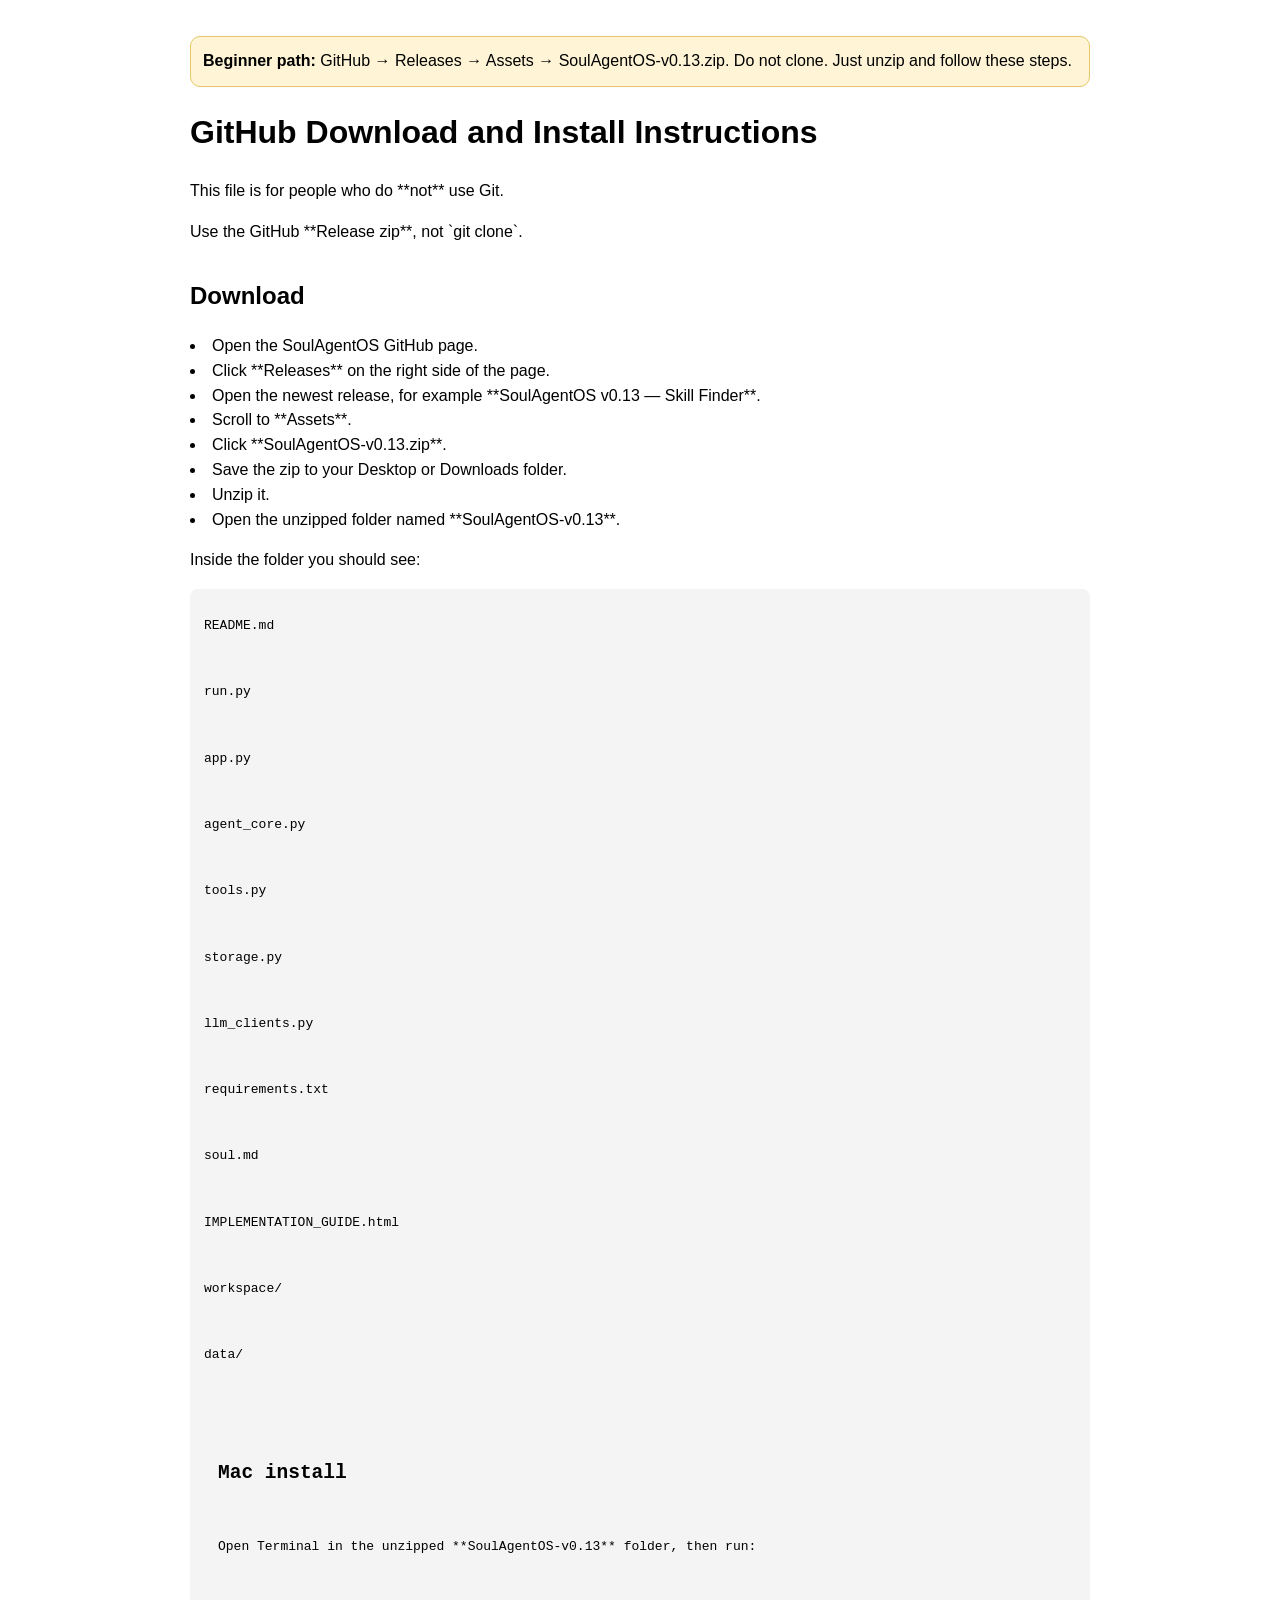
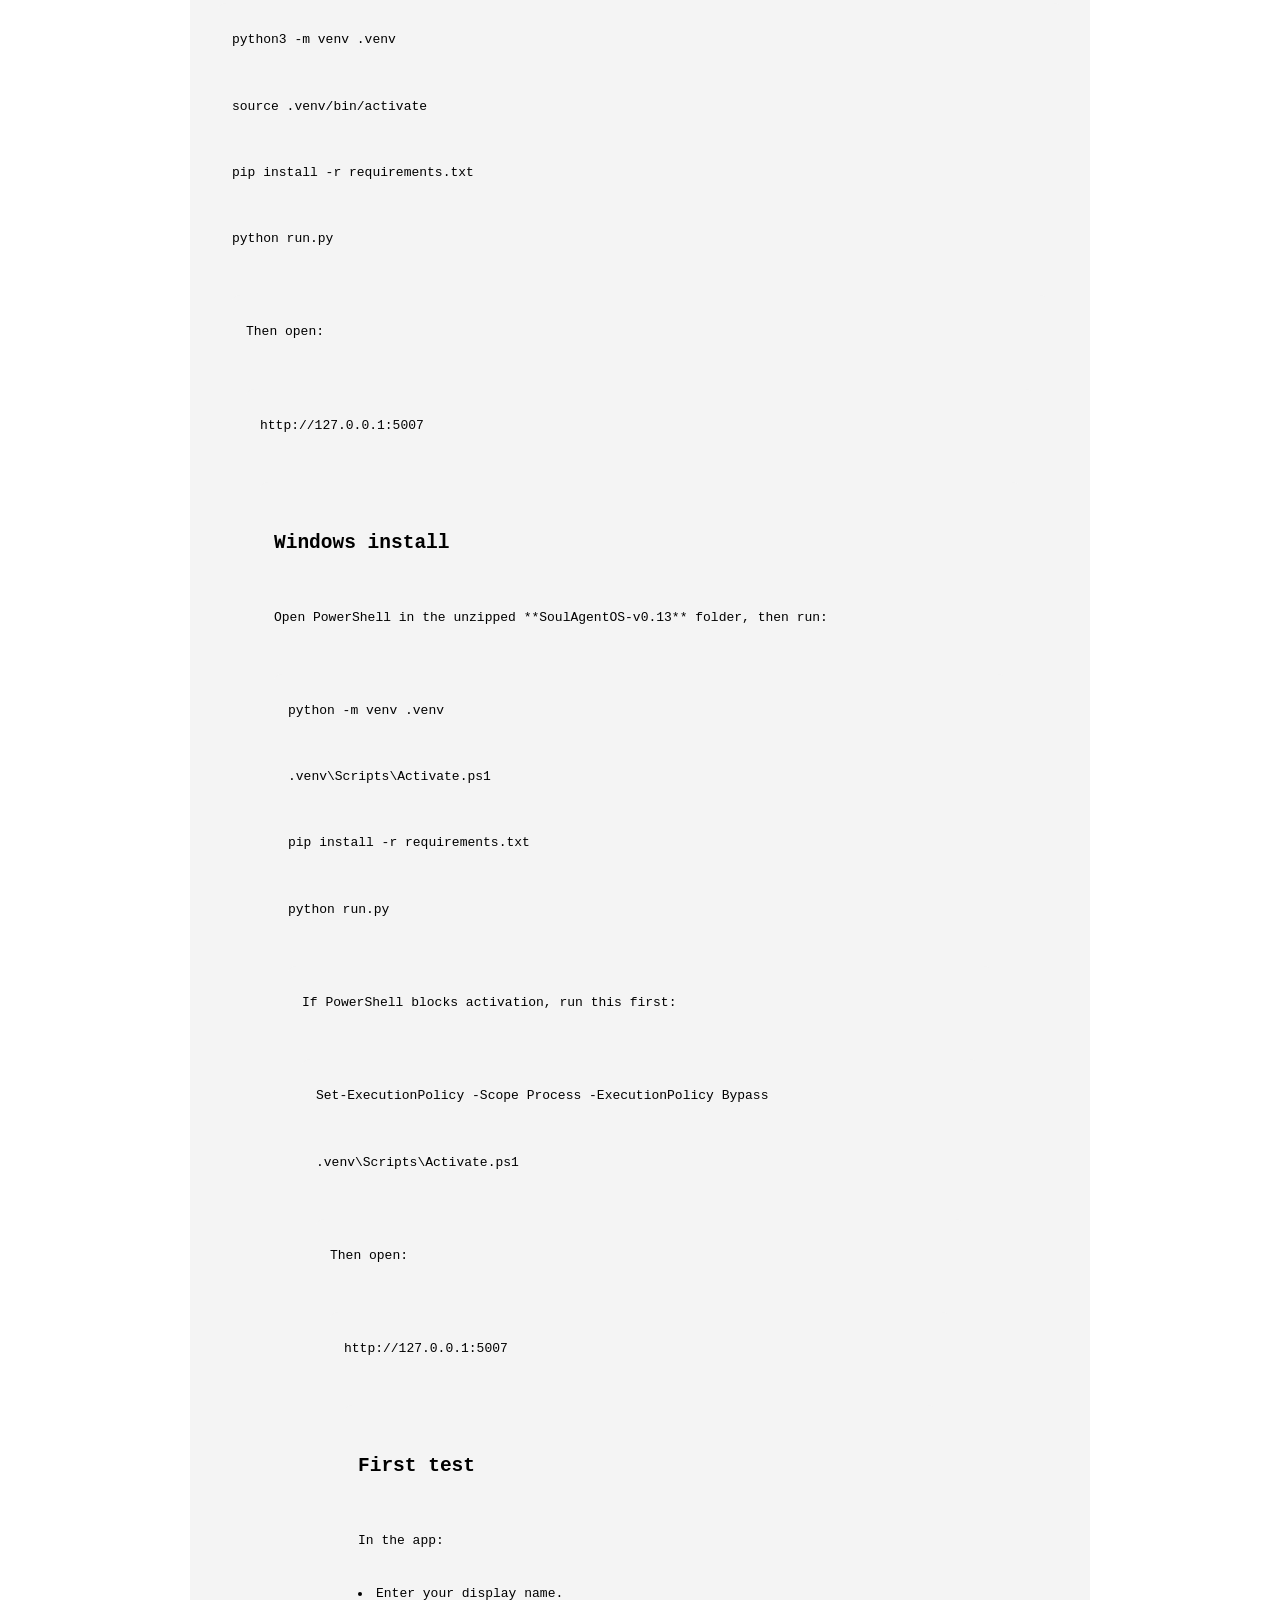
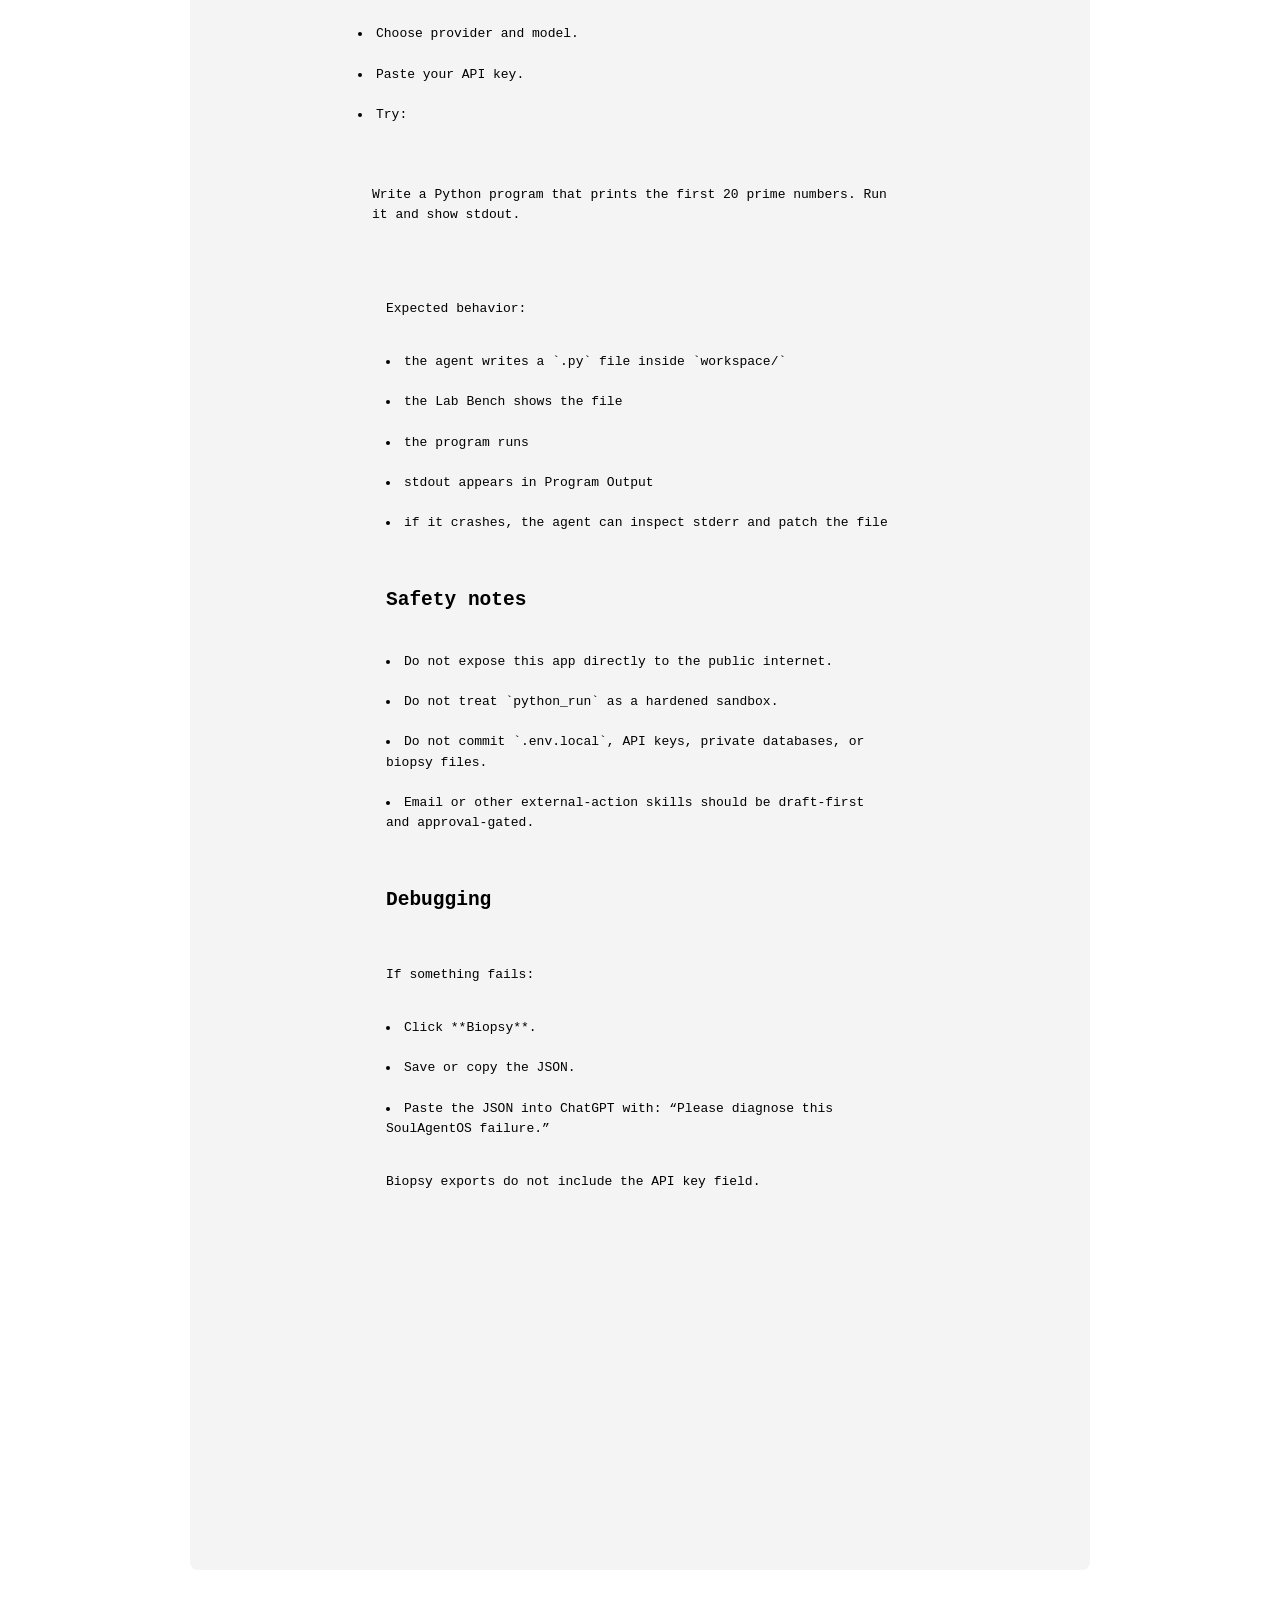
<file: GITHUB_DOWNLOAD_INSTRUCTIONS.html>
<!doctype html><html><head><meta charset="utf-8"><title>SoulAgentOS Download Instructions</title><style>body{font-family:-apple-system,BlinkMacSystemFont,Segoe UI,sans-serif;max-width:900px;margin:36px auto;padding:0 20px;line-height:1.55}code,pre{background:#f4f4f4;border-radius:8px;padding:2px 5px}pre{padding:14px;white-space:pre-wrap}h1{font-size:2rem}h2{margin-top:2rem}.warn{background:#fff5d6;border:1px solid #e6c866;border-radius:10px;padding:12px}</style></head><body><div class="warn"><b>Beginner path:</b> GitHub → Releases → Assets → SoulAgentOS-v0.13.zip. Do not clone. Just unzip and follow these steps.</div><h1>GitHub Download and Install Instructions</h1>
<p>This file is for people who do **not** use Git.</p>
<p>Use the GitHub **Release zip**, not `git clone`.</p>
<h2>Download</h2>
<li>Open the SoulAgentOS GitHub page.</li>
<li>Click **Releases** on the right side of the page.</li>
<li>Open the newest release, for example **SoulAgentOS v0.13 — Skill Finder**.</li>
<li>Scroll to **Assets**.</li>
<li>Click **SoulAgentOS-v0.13.zip**.</li>
<li>Save the zip to your Desktop or Downloads folder.</li>
<li>Unzip it.</li>
<li>Open the unzipped folder named **SoulAgentOS-v0.13**.</li>
<p>Inside the folder you should see:</p>
<pre>
<p>README.md</p>
<p>run.py</p>
<p>app.py</p>
<p>agent_core.py</p>
<p>tools.py</p>
<p>storage.py</p>
<p>llm_clients.py</p>
<p>requirements.txt</p>
<p>soul.md</p>
<p>IMPLEMENTATION_GUIDE.html</p>
<p>workspace/</p>
<p>data/</p>
<pre>
<h2>Mac install</h2>
<p>Open Terminal in the unzipped **SoulAgentOS-v0.13** folder, then run:</p>
<pre>
<p>python3 -m venv .venv</p>
<p>source .venv/bin/activate</p>
<p>pip install -r requirements.txt</p>
<p>python run.py</p>
<pre>
<p>Then open:</p>
<pre>
<p>http://127.0.0.1:5007</p>
<pre>
<h2>Windows install</h2>
<p>Open PowerShell in the unzipped **SoulAgentOS-v0.13** folder, then run:</p>
<pre>
<p>python -m venv .venv</p>
<p>.venv\Scripts\Activate.ps1</p>
<p>pip install -r requirements.txt</p>
<p>python run.py</p>
<pre>
<p>If PowerShell blocks activation, run this first:</p>
<pre>
<p>Set-ExecutionPolicy -Scope Process -ExecutionPolicy Bypass</p>
<p>.venv\Scripts\Activate.ps1</p>
<pre>
<p>Then open:</p>
<pre>
<p>http://127.0.0.1:5007</p>
<pre>
<h2>First test</h2>
<p>In the app:</p>
<li>Enter your display name.</li>
<li>Choose provider and model.</li>
<li>Paste your API key.</li>
<li>Try:</li>
<pre>
<p>Write a Python program that prints the first 20 prime numbers. Run it and show stdout.</p>
<pre>
<p>Expected behavior:</p>
<li>the agent writes a `.py` file inside `workspace/`</li>
<li>the Lab Bench shows the file</li>
<li>the program runs</li>
<li>stdout appears in Program Output</li>
<li>if it crashes, the agent can inspect stderr and patch the file</li>
<h2>Safety notes</h2>
<li>Do not expose this app directly to the public internet.</li>
<li>Do not treat `python_run` as a hardened sandbox.</li>
<li>Do not commit `.env.local`, API keys, private databases, or biopsy files.</li>
<li>Email or other external-action skills should be draft-first and approval-gated.</li>
<h2>Debugging</h2>
<p>If something fails:</p>
<li>Click **Biopsy**.</li>
<li>Save or copy the JSON.</li>
<li>Paste the JSON into ChatGPT with: “Please diagnose this SoulAgentOS failure.”</li>
<p>Biopsy exports do not include the API key field.</p></body></html>
</file>
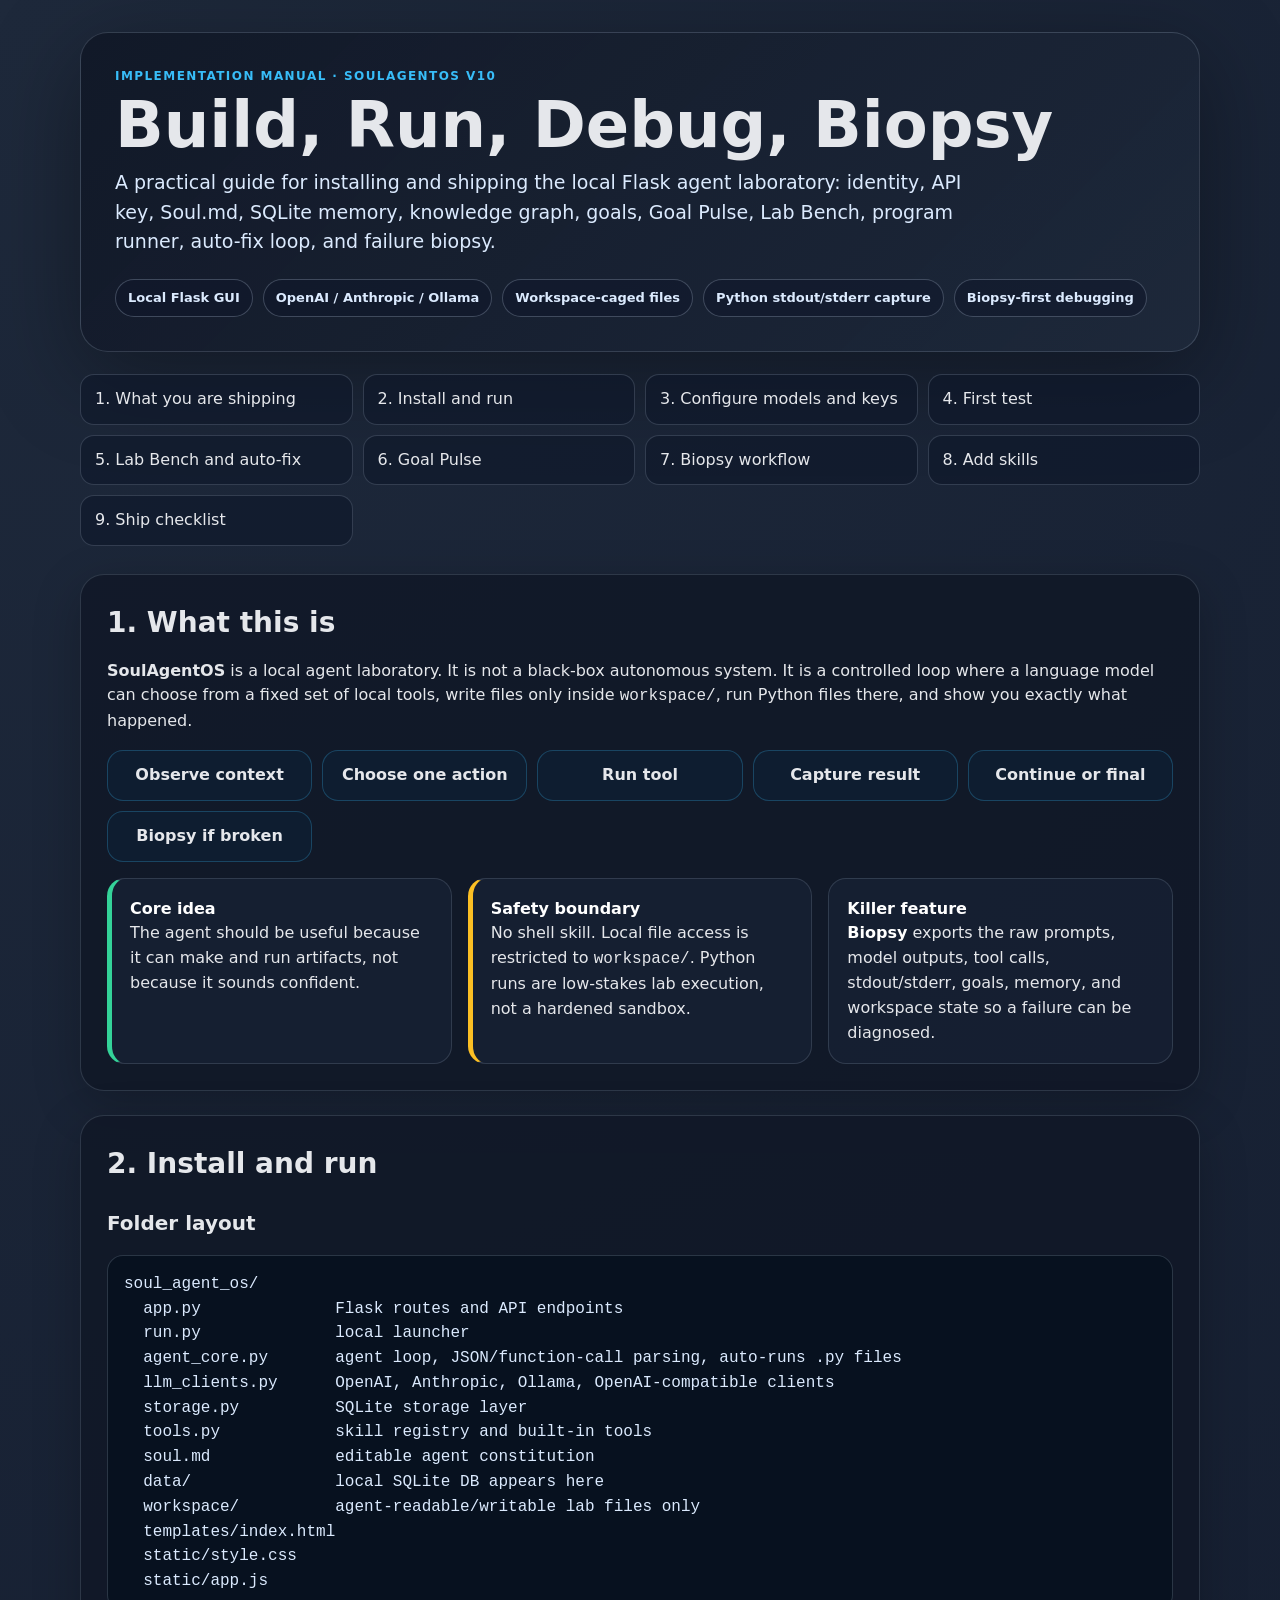
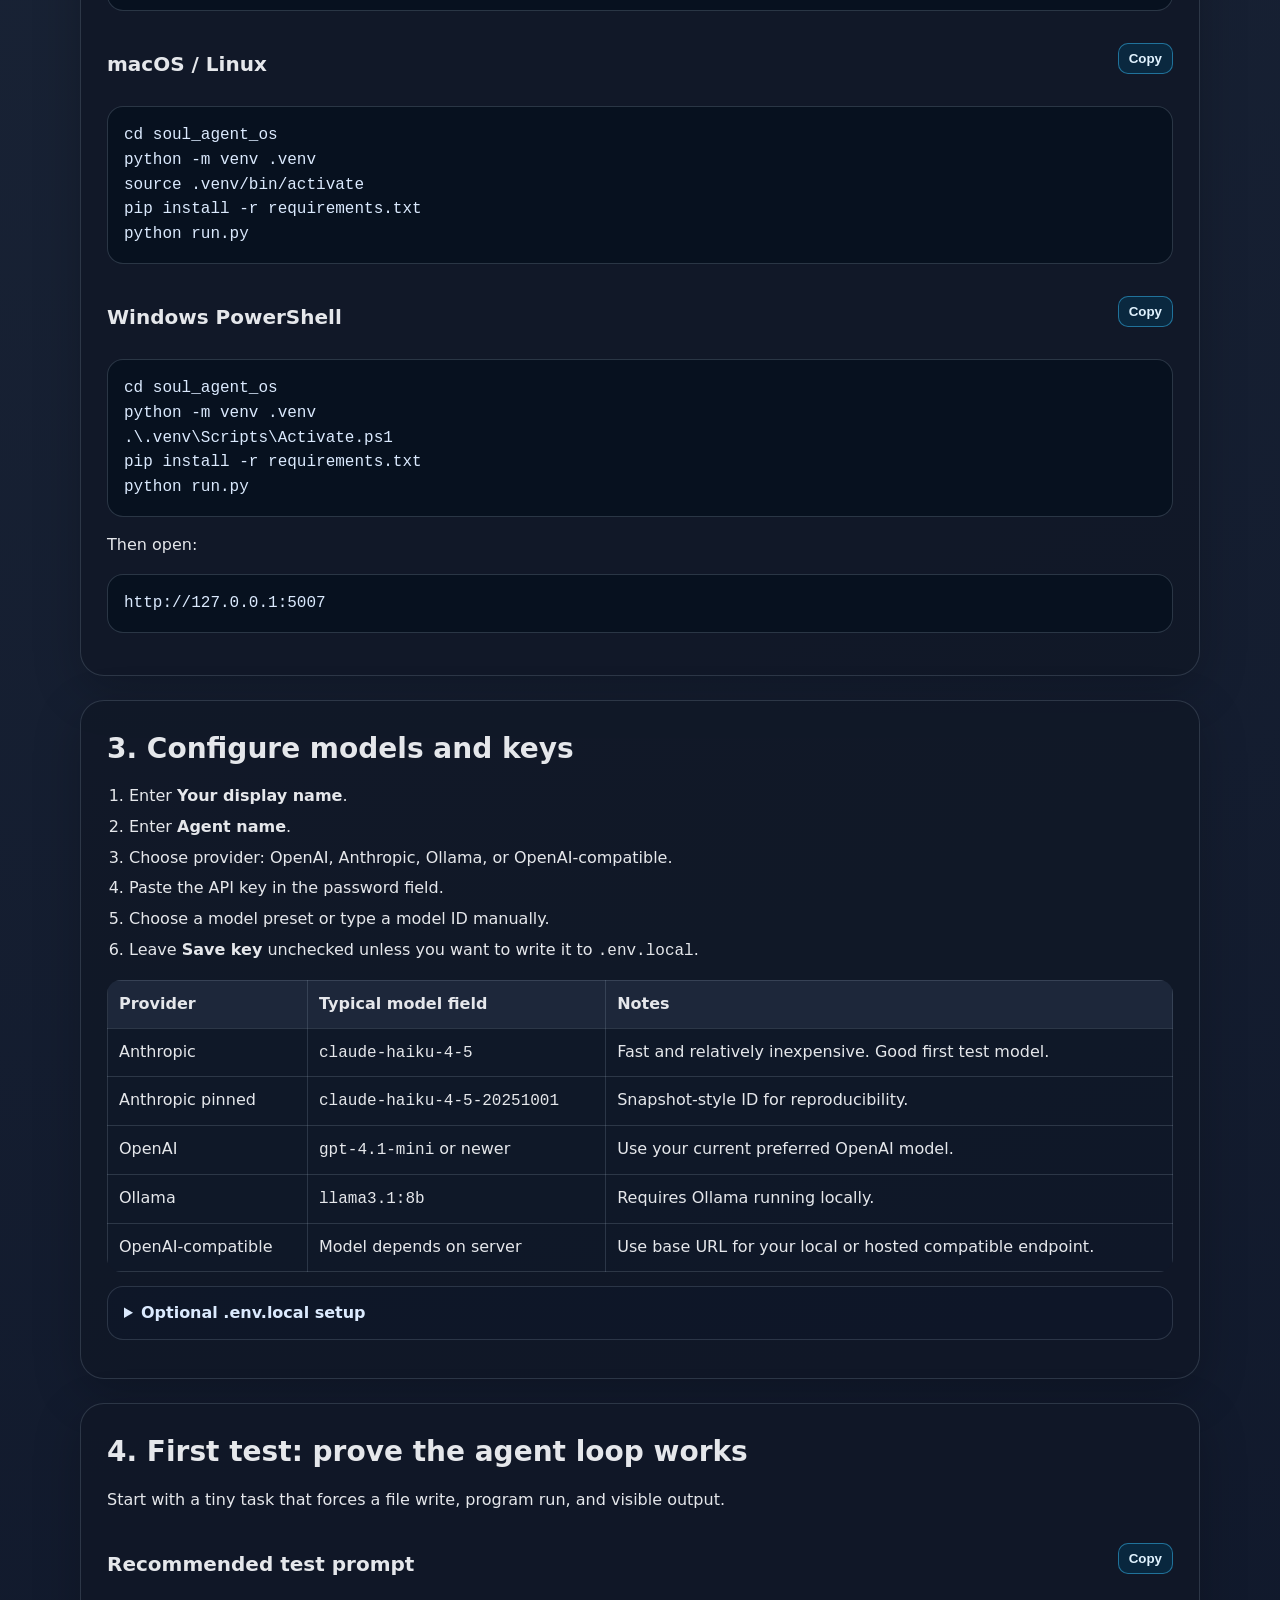
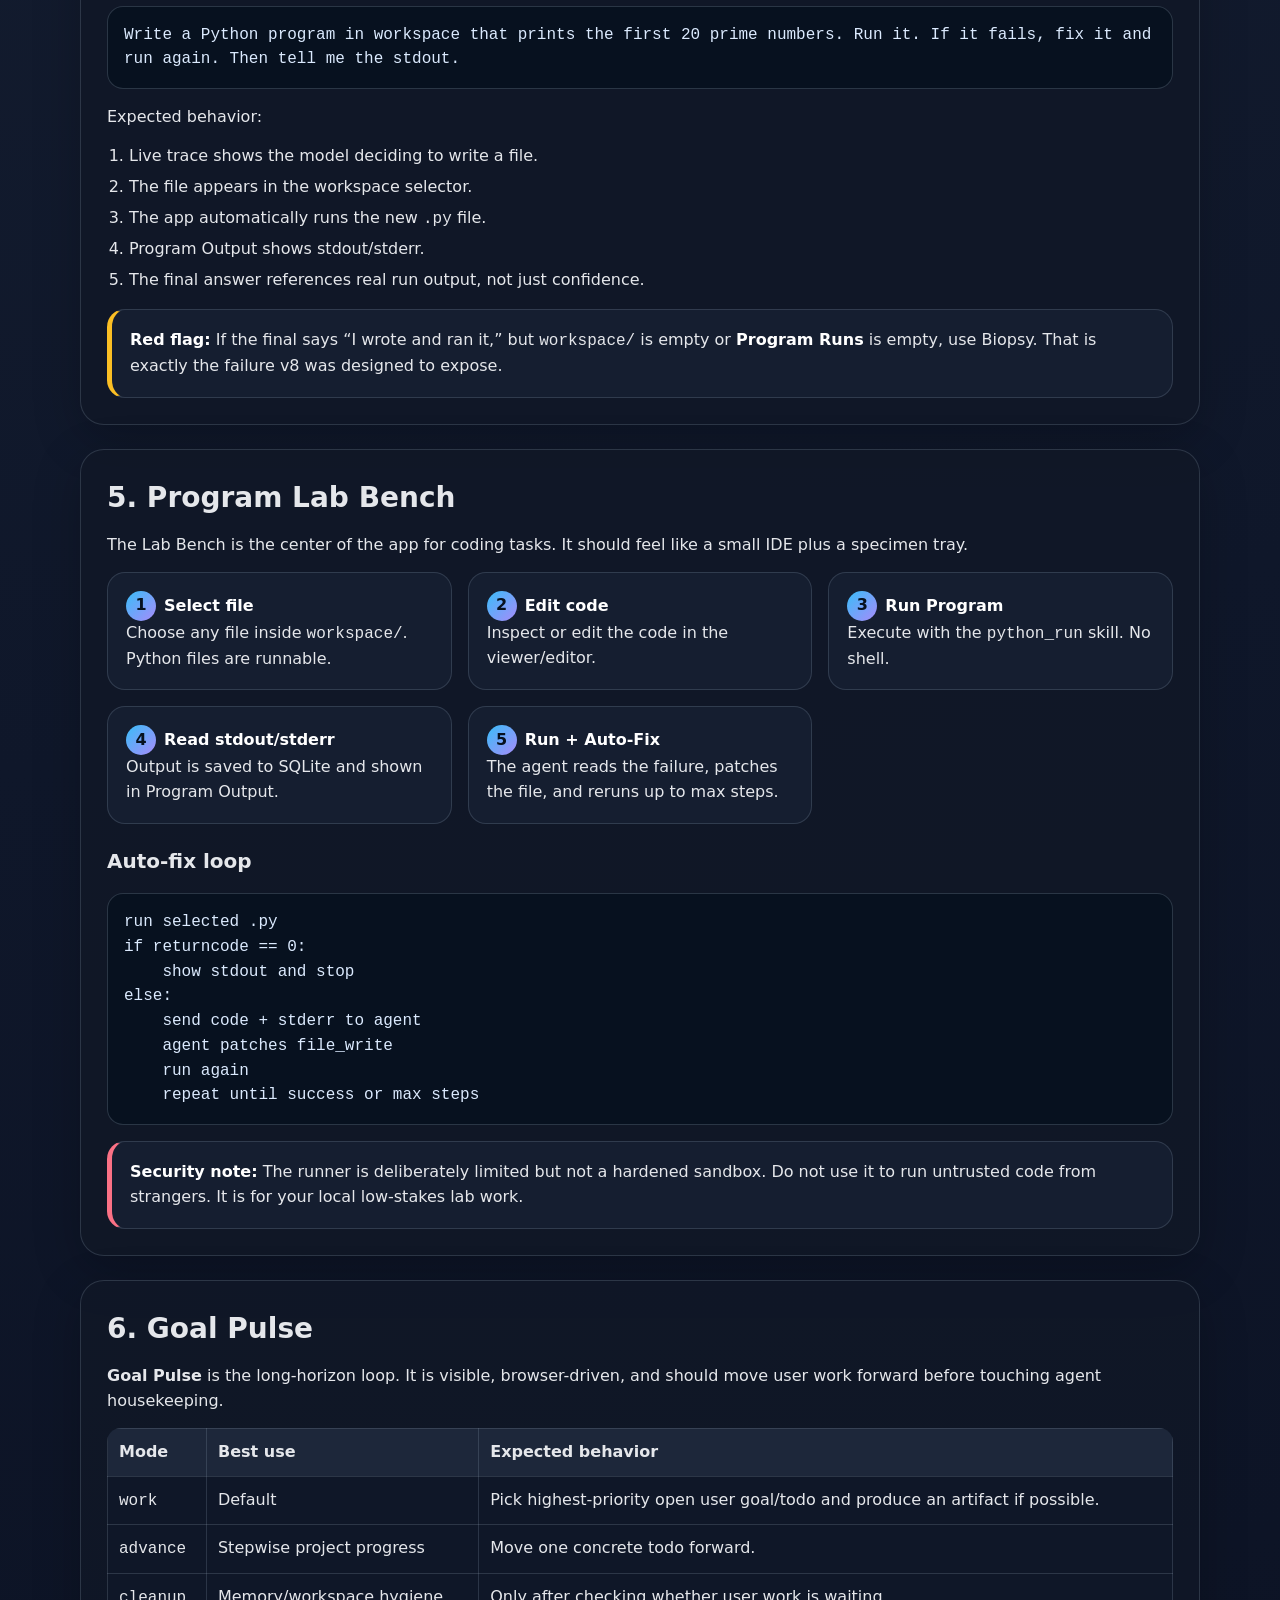
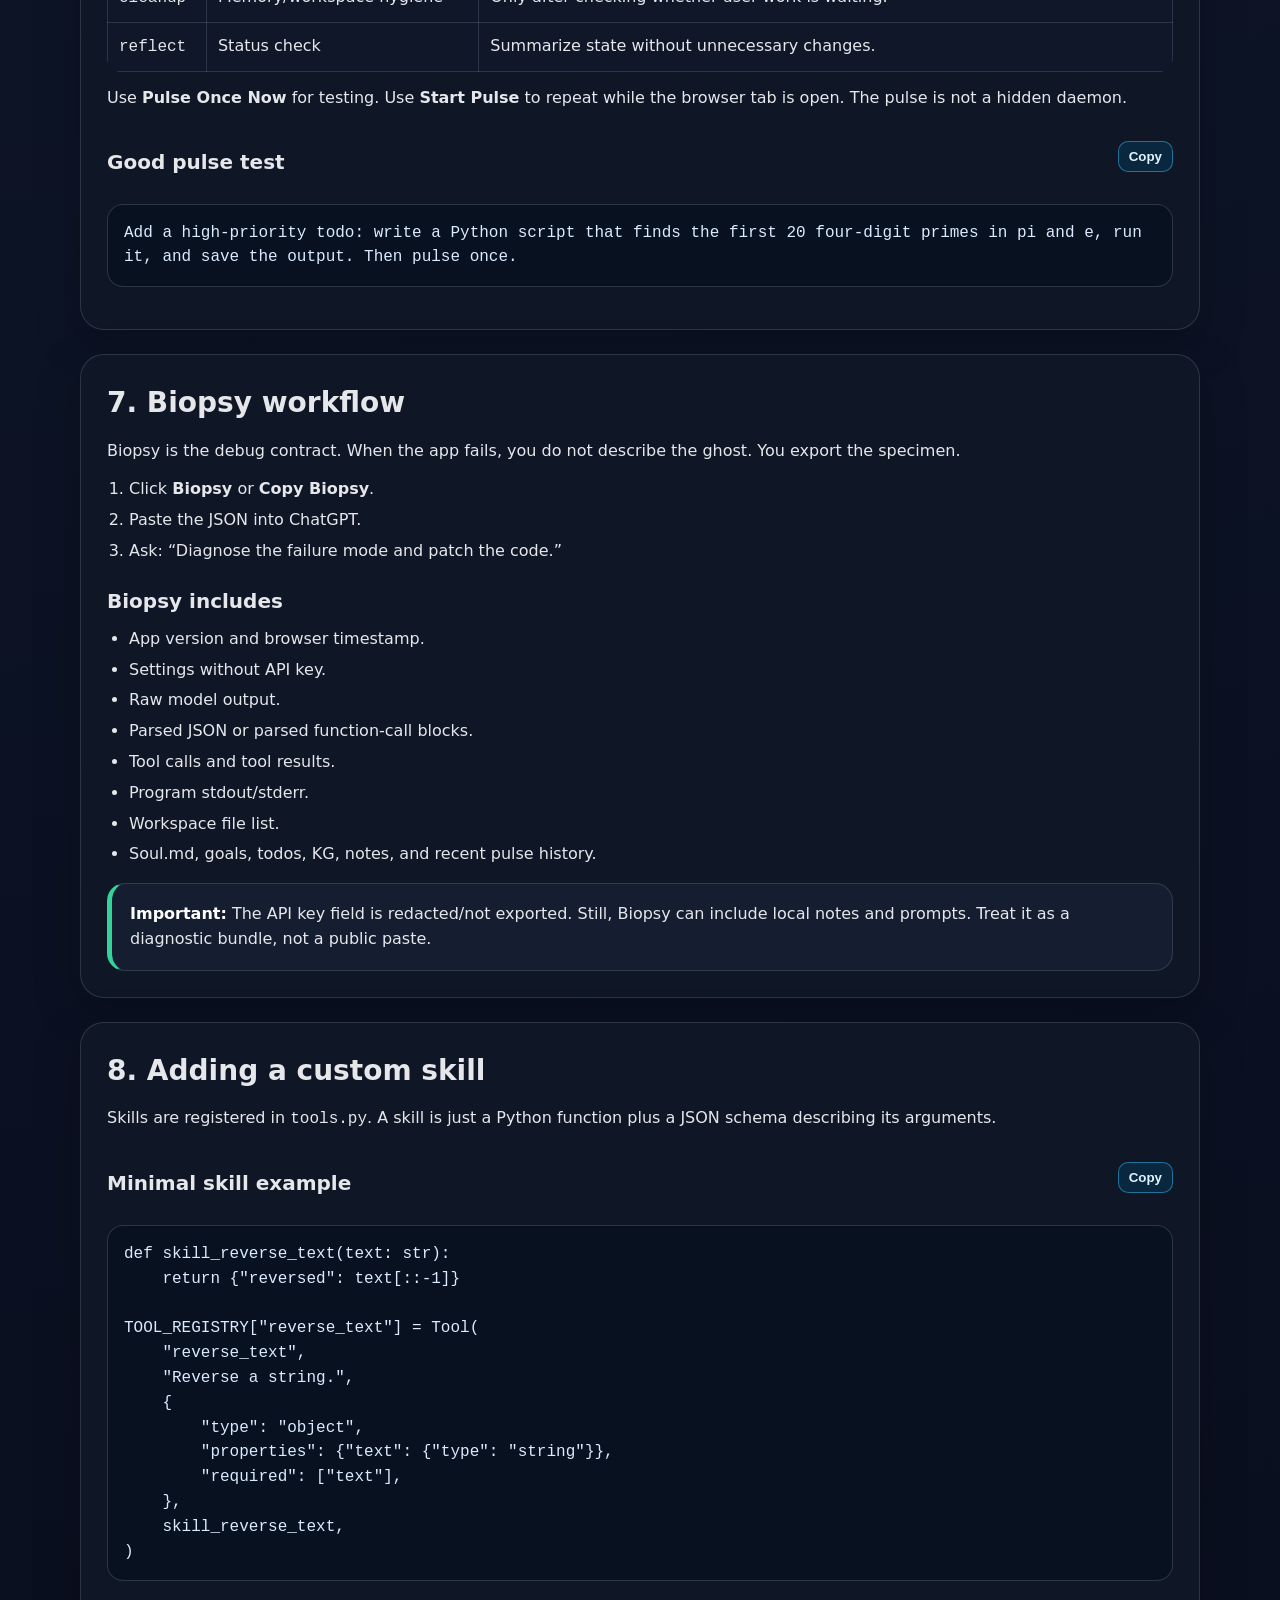
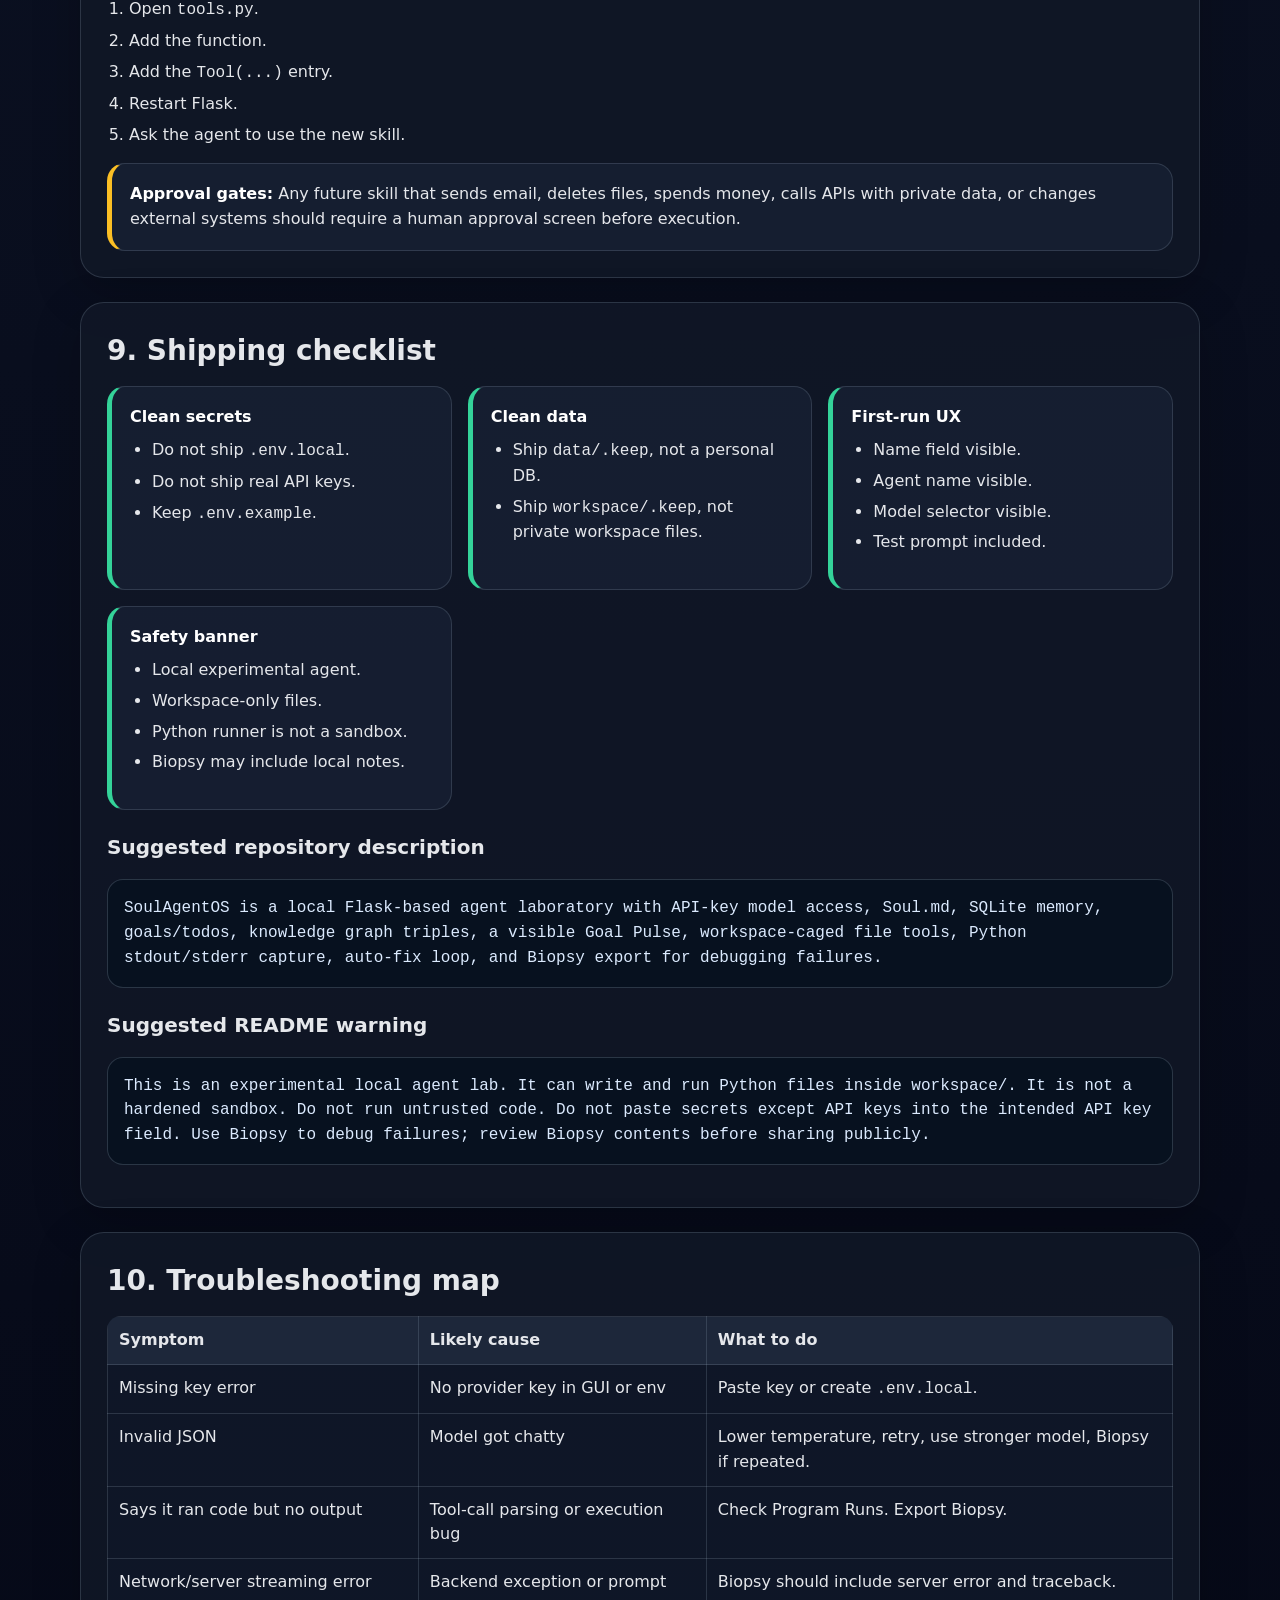
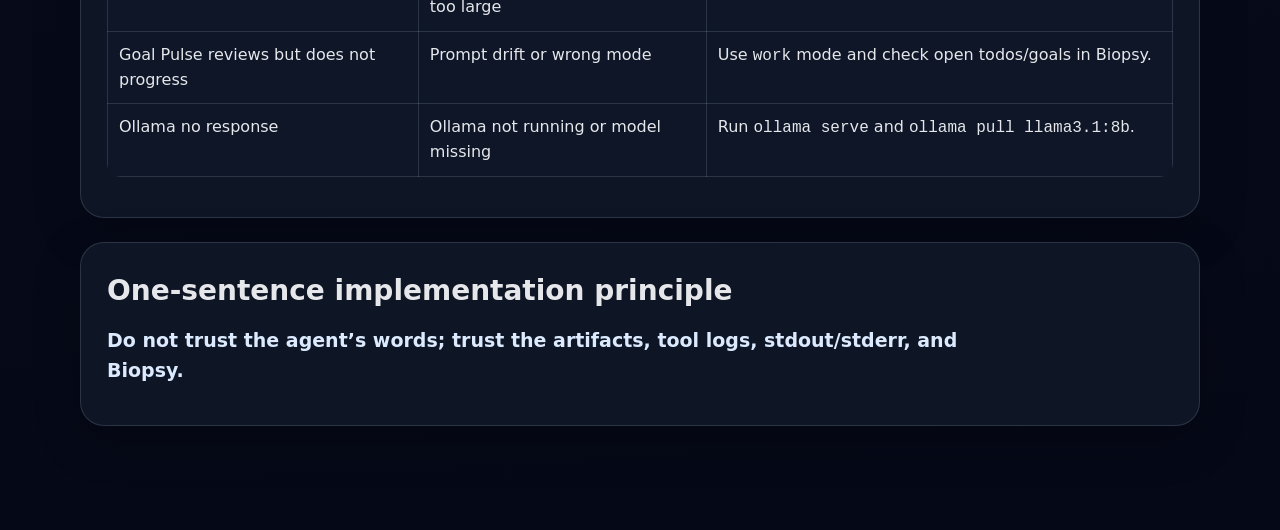
<file: IMPLEMENTATION_GUIDE.html>
<!DOCTYPE html>
<html lang="en">
<head>
  <meta charset="utf-8" />
  <meta name="viewport" content="width=device-width, initial-scale=1" />
  <title>SoulAgentOS Implementation Guide</title>
  <style>
    :root {
      --bg: #0f172a;
      --panel: #111827;
      --panel2: #182235;
      --ink: #e5e7eb;
      --muted: #a7b0c0;
      --line: #334155;
      --accent: #38bdf8;
      --accent2: #a78bfa;
      --good: #34d399;
      --warn: #fbbf24;
      --bad: #fb7185;
      --code: #07111f;
      --paper: #f8fafc;
      --paperInk: #111827;
    }
    * { box-sizing: border-box; }
    body {
      margin: 0;
      font-family: ui-sans-serif, system-ui, -apple-system, BlinkMacSystemFont, "Segoe UI", sans-serif;
      background: radial-gradient(circle at top left, #1e293b, var(--bg) 46%, #050816);
      color: var(--ink);
      line-height: 1.55;
    }
    a { color: var(--accent); }
    .wrap { max-width: 1160px; margin: 0 auto; padding: 32px 20px 80px; }
    header {
      border: 1px solid rgba(148, 163, 184, 0.25);
      background: linear-gradient(135deg, rgba(17,24,39,.95), rgba(30,41,59,.88));
      border-radius: 28px;
      padding: 34px;
      box-shadow: 0 24px 90px rgba(0,0,0,.35);
    }
    .eyebrow { color: var(--accent); font-weight: 800; letter-spacing: .12em; text-transform: uppercase; font-size: 12px; }
    h1 { margin: 8px 0 12px; font-size: clamp(34px, 6vw, 64px); line-height: .98; }
    h2 { margin: 0 0 14px; font-size: 28px; }
    h3 { margin: 22px 0 10px; font-size: 20px; }
    h4 { margin: 18px 0 8px; }
    p { margin: 0 0 14px; }
    .lede { color: #dbeafe; max-width: 860px; font-size: 19px; }
    .tagbar { display: flex; gap: 10px; flex-wrap: wrap; margin-top: 22px; }
    .tag {
      border: 1px solid rgba(148, 163, 184, .35);
      background: rgba(15,23,42,.55);
      padding: 8px 12px;
      border-radius: 999px;
      color: #dbeafe;
      font-size: 13px;
      font-weight: 700;
    }
    nav {
      margin: 22px 0 28px;
      display: grid;
      grid-template-columns: repeat(auto-fit, minmax(220px, 1fr));
      gap: 10px;
    }
    nav a {
      display: block;
      text-decoration: none;
      color: var(--ink);
      padding: 12px 14px;
      border: 1px solid rgba(148,163,184,.25);
      border-radius: 14px;
      background: rgba(15,23,42,.65);
    }
    nav a:hover { border-color: var(--accent); }
    section {
      margin: 24px 0;
      border: 1px solid rgba(148, 163, 184, 0.22);
      background: rgba(17, 24, 39, 0.86);
      border-radius: 24px;
      padding: 26px;
      box-shadow: 0 14px 48px rgba(0,0,0,.22);
    }
    .grid { display: grid; grid-template-columns: repeat(auto-fit, minmax(260px, 1fr)); gap: 16px; }
    .card {
      border: 1px solid rgba(148, 163, 184, .22);
      background: rgba(24, 34, 53, .72);
      border-radius: 18px;
      padding: 18px;
    }
    .card strong { color: #fff; }
    .num {
      display: inline-flex; align-items: center; justify-content: center;
      width: 30px; height: 30px; border-radius: 50%;
      background: linear-gradient(135deg, var(--accent), var(--accent2));
      color: #06111f; font-weight: 900; margin-right: 8px;
    }
    .warn { border-left: 5px solid var(--warn); }
    .good { border-left: 5px solid var(--good); }
    .bad { border-left: 5px solid var(--bad); }
    .muted { color: var(--muted); }
    ul, ol { margin-top: 8px; padding-left: 22px; }
    li { margin: 6px 0; }
    code, pre { font-family: ui-monospace, SFMono-Regular, Menlo, Monaco, Consolas, "Liberation Mono", monospace; }
    pre {
      background: var(--code);
      color: #dbeafe;
      border: 1px solid rgba(148,163,184,.25);
      border-radius: 16px;
      padding: 16px;
      overflow: auto;
      white-space: pre-wrap;
      position: relative;
    }
    .copyrow { display: flex; gap: 10px; align-items: center; justify-content: space-between; margin: 14px 0 6px; }
    button.copy {
      appearance: none; border: 1px solid rgba(56,189,248,.5); color: #e0f2fe;
      background: rgba(8,47,73,.7); border-radius: 10px; padding: 7px 10px; cursor: pointer;
      font-weight: 800;
    }
    button.copy:hover { background: rgba(14,116,144,.75); }
    table { width: 100%; border-collapse: collapse; margin: 14px 0; overflow: hidden; border-radius: 14px; }
    th, td { border: 1px solid rgba(148,163,184,.22); padding: 11px; vertical-align: top; }
    th { background: rgba(30,41,59,.95); text-align: left; }
    td { background: rgba(15,23,42,.48); }
    details {
      border: 1px solid rgba(148,163,184,.22);
      background: rgba(15,23,42,.45);
      border-radius: 16px;
      padding: 14px 16px;
      margin: 12px 0;
    }
    summary { cursor: pointer; font-weight: 850; color: #dbeafe; }
    .flow {
      display: grid;
      grid-template-columns: repeat(auto-fit, minmax(180px, 1fr));
      gap: 10px;
      margin: 16px 0;
    }
    .flow div {
      border: 1px solid rgba(56,189,248,.25);
      border-radius: 16px;
      padding: 12px;
      background: rgba(8,47,73,.25);
      text-align: center;
      font-weight: 800;
    }
    .printNote { display: none; }
    @media print {
      body { background: white; color: var(--paperInk); }
      .wrap { max-width: none; padding: 0; }
      header, section { background: white; box-shadow: none; border-color: #bbb; color: var(--paperInk); }
      nav, button.copy { display: none; }
      .tag { color: var(--paperInk); border-color: #aaa; background: #eee; }
      pre { background: #f3f4f6; color: #111827; border-color: #aaa; }
      a { color: #0645ad; }
      .printNote { display: block; }
    }
  </style>
</head>
<body>
  <div class="wrap">
    <header>
      <div class="eyebrow">Implementation Manual · SoulAgentOS v10</div>
      <h1>Build, Run, Debug, Biopsy</h1>
      <p class="lede">A practical guide for installing and shipping the local Flask agent laboratory: identity, API key, Soul.md, SQLite memory, knowledge graph, goals, Goal Pulse, Lab Bench, program runner, auto-fix loop, and failure biopsy.</p>
      <div class="tagbar">
        <span class="tag">Local Flask GUI</span>
        <span class="tag">OpenAI / Anthropic / Ollama</span>
        <span class="tag">Workspace-caged files</span>
        <span class="tag">Python stdout/stderr capture</span>
        <span class="tag">Biopsy-first debugging</span>
      </div>
    </header>

    <nav aria-label="Guide navigation">
      <a href="#what">1. What you are shipping</a>
      <a href="#install">2. Install and run</a>
      <a href="#configure">3. Configure models and keys</a>
      <a href="#first-test">4. First test</a>
      <a href="#lab-bench">5. Lab Bench and auto-fix</a>
      <a href="#pulse">6. Goal Pulse</a>
      <a href="#biopsy">7. Biopsy workflow</a>
      <a href="#skills">8. Add skills</a>
      <a href="#ship">9. Ship checklist</a>
    </nav>

    <section id="what">
      <h2>1. What this is</h2>
      <p><strong>SoulAgentOS</strong> is a local agent laboratory. It is not a black-box autonomous system. It is a controlled loop where a language model can choose from a fixed set of local tools, write files only inside <code>workspace/</code>, run Python files there, and show you exactly what happened.</p>
      <div class="flow">
        <div>Observe context</div>
        <div>Choose one action</div>
        <div>Run tool</div>
        <div>Capture result</div>
        <div>Continue or final</div>
        <div>Biopsy if broken</div>
      </div>
      <div class="grid">
        <div class="card good"><strong>Core idea</strong><br>The agent should be useful because it can make and run artifacts, not because it sounds confident.</div>
        <div class="card warn"><strong>Safety boundary</strong><br>No shell skill. Local file access is restricted to <code>workspace/</code>. Python runs are low-stakes lab execution, not a hardened sandbox.</div>
        <div class="card"><strong>Killer feature</strong><br><strong>Biopsy</strong> exports the raw prompts, model outputs, tool calls, stdout/stderr, goals, memory, and workspace state so a failure can be diagnosed.</div>
      </div>
    </section>

    <section id="install">
      <h2>2. Install and run</h2>
      <h3>Folder layout</h3>
      <pre><code>soul_agent_os/
  app.py              Flask routes and API endpoints
  run.py              local launcher
  agent_core.py       agent loop, JSON/function-call parsing, auto-runs .py files
  llm_clients.py      OpenAI, Anthropic, Ollama, OpenAI-compatible clients
  storage.py          SQLite storage layer
  tools.py            skill registry and built-in tools
  soul.md             editable agent constitution
  data/               local SQLite DB appears here
  workspace/          agent-readable/writable lab files only
  templates/index.html
  static/style.css
  static/app.js</code></pre>

      <div class="copyrow"><h3>macOS / Linux</h3><button class="copy" data-copy="mac-install">Copy</button></div>
      <pre id="mac-install"><code>cd soul_agent_os
python -m venv .venv
source .venv/bin/activate
pip install -r requirements.txt
python run.py</code></pre>

      <div class="copyrow"><h3>Windows PowerShell</h3><button class="copy" data-copy="win-install">Copy</button></div>
      <pre id="win-install"><code>cd soul_agent_os
python -m venv .venv
.\.venv\Scripts\Activate.ps1
pip install -r requirements.txt
python run.py</code></pre>

      <p>Then open:</p>
      <pre><code>http://127.0.0.1:5007</code></pre>
    </section>

    <section id="configure">
      <h2>3. Configure models and keys</h2>
      <ol>
        <li>Enter <strong>Your display name</strong>.</li>
        <li>Enter <strong>Agent name</strong>.</li>
        <li>Choose provider: OpenAI, Anthropic, Ollama, or OpenAI-compatible.</li>
        <li>Paste the API key in the password field.</li>
        <li>Choose a model preset or type a model ID manually.</li>
        <li>Leave <strong>Save key</strong> unchecked unless you want to write it to <code>.env.local</code>.</li>
      </ol>
      <table>
        <thead><tr><th>Provider</th><th>Typical model field</th><th>Notes</th></tr></thead>
        <tbody>
          <tr><td>Anthropic</td><td><code>claude-haiku-4-5</code></td><td>Fast and relatively inexpensive. Good first test model.</td></tr>
          <tr><td>Anthropic pinned</td><td><code>claude-haiku-4-5-20251001</code></td><td>Snapshot-style ID for reproducibility.</td></tr>
          <tr><td>OpenAI</td><td><code>gpt-4.1-mini</code> or newer</td><td>Use your current preferred OpenAI model.</td></tr>
          <tr><td>Ollama</td><td><code>llama3.1:8b</code></td><td>Requires Ollama running locally.</td></tr>
          <tr><td>OpenAI-compatible</td><td>Model depends on server</td><td>Use base URL for your local or hosted compatible endpoint.</td></tr>
        </tbody>
      </table>
      <details>
        <summary>Optional .env.local setup</summary>
        <pre><code>cp .env.example .env.local
# edit .env.local and add keys/model defaults
# never commit .env.local</code></pre>
      </details>
    </section>

    <section id="first-test">
      <h2>4. First test: prove the agent loop works</h2>
      <p>Start with a tiny task that forces a file write, program run, and visible output.</p>
      <div class="copyrow"><h3>Recommended test prompt</h3><button class="copy" data-copy="test-prompt">Copy</button></div>
      <pre id="test-prompt"><code>Write a Python program in workspace that prints the first 20 prime numbers. Run it. If it fails, fix it and run again. Then tell me the stdout.</code></pre>
      <p>Expected behavior:</p>
      <ol>
        <li>Live trace shows the model deciding to write a file.</li>
        <li>The file appears in the workspace selector.</li>
        <li>The app automatically runs the new <code>.py</code> file.</li>
        <li>Program Output shows stdout/stderr.</li>
        <li>The final answer references real run output, not just confidence.</li>
      </ol>
      <div class="card warn"><strong>Red flag:</strong> If the final says “I wrote and ran it,” but <code>workspace/</code> is empty or <strong>Program Runs</strong> is empty, use Biopsy. That is exactly the failure v8 was designed to expose.</div>
    </section>

    <section id="lab-bench">
      <h2>5. Program Lab Bench</h2>
      <p>The Lab Bench is the center of the app for coding tasks. It should feel like a small IDE plus a specimen tray.</p>
      <div class="grid">
        <div class="card"><span class="num">1</span><strong>Select file</strong><br>Choose any file inside <code>workspace/</code>. Python files are runnable.</div>
        <div class="card"><span class="num">2</span><strong>Edit code</strong><br>Inspect or edit the code in the viewer/editor.</div>
        <div class="card"><span class="num">3</span><strong>Run Program</strong><br>Execute with the <code>python_run</code> skill. No shell.</div>
        <div class="card"><span class="num">4</span><strong>Read stdout/stderr</strong><br>Output is saved to SQLite and shown in Program Output.</div>
        <div class="card"><span class="num">5</span><strong>Run + Auto-Fix</strong><br>The agent reads the failure, patches the file, and reruns up to max steps.</div>
      </div>
      <h3>Auto-fix loop</h3>
      <pre><code>run selected .py
if returncode == 0:
    show stdout and stop
else:
    send code + stderr to agent
    agent patches file_write
    run again
    repeat until success or max steps</code></pre>
      <div class="card bad"><strong>Security note:</strong> The runner is deliberately limited but not a hardened sandbox. Do not use it to run untrusted code from strangers. It is for your local low-stakes lab work.</div>
    </section>

    <section id="pulse">
      <h2>6. Goal Pulse</h2>
      <p><strong>Goal Pulse</strong> is the long-horizon loop. It is visible, browser-driven, and should move user work forward before touching agent housekeeping.</p>
      <table>
        <thead><tr><th>Mode</th><th>Best use</th><th>Expected behavior</th></tr></thead>
        <tbody>
          <tr><td><code>work</code></td><td>Default</td><td>Pick highest-priority open user goal/todo and produce an artifact if possible.</td></tr>
          <tr><td><code>advance</code></td><td>Stepwise project progress</td><td>Move one concrete todo forward.</td></tr>
          <tr><td><code>cleanup</code></td><td>Memory/workspace hygiene</td><td>Only after checking whether user work is waiting.</td></tr>
          <tr><td><code>reflect</code></td><td>Status check</td><td>Summarize state without unnecessary changes.</td></tr>
        </tbody>
      </table>
      <p>Use <strong>Pulse Once Now</strong> for testing. Use <strong>Start Pulse</strong> to repeat while the browser tab is open. The pulse is not a hidden daemon.</p>
      <div class="copyrow"><h3>Good pulse test</h3><button class="copy" data-copy="pulse-test">Copy</button></div>
      <pre id="pulse-test"><code>Add a high-priority todo: write a Python script that finds the first 20 four-digit primes in pi and e, run it, and save the output. Then pulse once.</code></pre>
    </section>

    <section id="biopsy">
      <h2>7. Biopsy workflow</h2>
      <p>Biopsy is the debug contract. When the app fails, you do not describe the ghost. You export the specimen.</p>
      <ol>
        <li>Click <strong>Biopsy</strong> or <strong>Copy Biopsy</strong>.</li>
        <li>Paste the JSON into ChatGPT.</li>
        <li>Ask: “Diagnose the failure mode and patch the code.”</li>
      </ol>
      <h3>Biopsy includes</h3>
      <ul>
        <li>App version and browser timestamp.</li>
        <li>Settings without API key.</li>
        <li>Raw model output.</li>
        <li>Parsed JSON or parsed function-call blocks.</li>
        <li>Tool calls and tool results.</li>
        <li>Program stdout/stderr.</li>
        <li>Workspace file list.</li>
        <li>Soul.md, goals, todos, KG, notes, and recent pulse history.</li>
      </ul>
      <div class="card good"><strong>Important:</strong> The API key field is redacted/not exported. Still, Biopsy can include local notes and prompts. Treat it as a diagnostic bundle, not a public paste.</div>
    </section>

    <section id="skills">
      <h2>8. Adding a custom skill</h2>
      <p>Skills are registered in <code>tools.py</code>. A skill is just a Python function plus a JSON schema describing its arguments.</p>
      <div class="copyrow"><h3>Minimal skill example</h3><button class="copy" data-copy="skill-code">Copy</button></div>
      <pre id="skill-code"><code>def skill_reverse_text(text: str):
    return {"reversed": text[::-1]}

TOOL_REGISTRY["reverse_text"] = Tool(
    "reverse_text",
    "Reverse a string.",
    {
        "type": "object",
        "properties": {"text": {"type": "string"}},
        "required": ["text"],
    },
    skill_reverse_text,
)</code></pre>
      <ol>
        <li>Open <code>tools.py</code>.</li>
        <li>Add the function.</li>
        <li>Add the <code>Tool(...)</code> entry.</li>
        <li>Restart Flask.</li>
        <li>Ask the agent to use the new skill.</li>
      </ol>
      <div class="card warn"><strong>Approval gates:</strong> Any future skill that sends email, deletes files, spends money, calls APIs with private data, or changes external systems should require a human approval screen before execution.</div>
    </section>

    <section id="ship">
      <h2>9. Shipping checklist</h2>
      <div class="grid">
        <div class="card good"><strong>Clean secrets</strong><ul><li>Do not ship <code>.env.local</code>.</li><li>Do not ship real API keys.</li><li>Keep <code>.env.example</code>.</li></ul></div>
        <div class="card good"><strong>Clean data</strong><ul><li>Ship <code>data/.keep</code>, not a personal DB.</li><li>Ship <code>workspace/.keep</code>, not private workspace files.</li></ul></div>
        <div class="card good"><strong>First-run UX</strong><ul><li>Name field visible.</li><li>Agent name visible.</li><li>Model selector visible.</li><li>Test prompt included.</li></ul></div>
        <div class="card good"><strong>Safety banner</strong><ul><li>Local experimental agent.</li><li>Workspace-only files.</li><li>Python runner is not a sandbox.</li><li>Biopsy may include local notes.</li></ul></div>
      </div>
      <h3>Suggested repository description</h3>
      <pre><code>SoulAgentOS is a local Flask-based agent laboratory with API-key model access, Soul.md, SQLite memory, goals/todos, knowledge graph triples, a visible Goal Pulse, workspace-caged file tools, Python stdout/stderr capture, auto-fix loop, and Biopsy export for debugging failures.</code></pre>
      <h3>Suggested README warning</h3>
      <pre><code>This is an experimental local agent lab. It can write and run Python files inside workspace/. It is not a hardened sandbox. Do not run untrusted code. Do not paste secrets except API keys into the intended API key field. Use Biopsy to debug failures; review Biopsy contents before sharing publicly.</code></pre>
    </section>

    <section id="troubleshooting">
      <h2>10. Troubleshooting map</h2>
      <table>
        <thead><tr><th>Symptom</th><th>Likely cause</th><th>What to do</th></tr></thead>
        <tbody>
          <tr><td>Missing key error</td><td>No provider key in GUI or env</td><td>Paste key or create <code>.env.local</code>.</td></tr>
          <tr><td>Invalid JSON</td><td>Model got chatty</td><td>Lower temperature, retry, use stronger model, Biopsy if repeated.</td></tr>
          <tr><td>Says it ran code but no output</td><td>Tool-call parsing or execution bug</td><td>Check Program Runs. Export Biopsy.</td></tr>
          <tr><td>Network/server streaming error</td><td>Backend exception or prompt too large</td><td>Biopsy should include server error and traceback.</td></tr>
          <tr><td>Goal Pulse reviews but does not progress</td><td>Prompt drift or wrong mode</td><td>Use <code>work</code> mode and check open todos/goals in Biopsy.</td></tr>
          <tr><td>Ollama no response</td><td>Ollama not running or model missing</td><td>Run <code>ollama serve</code> and <code>ollama pull llama3.1:8b</code>.</td></tr>
        </tbody>
      </table>
    </section>

    <section>
      <h2>One-sentence implementation principle</h2>
      <p class="lede"><strong>Do not trust the agent’s words; trust the artifacts, tool logs, stdout/stderr, and Biopsy.</strong></p>
      <p class="printNote">Printed from the standalone SoulAgentOS implementation guide.</p>
    </section>
  </div>

  <script>
    document.querySelectorAll('button.copy').forEach(btn => {
      btn.addEventListener('click', async () => {
        const id = btn.getAttribute('data-copy');
        const el = document.getElementById(id);
        const text = el ? el.innerText : '';
        try {
          await navigator.clipboard.writeText(text);
          const old = btn.textContent;
          btn.textContent = 'Copied';
          setTimeout(() => btn.textContent = old, 900);
        } catch (e) {
          alert('Copy failed. Select the block manually.');
        }
      });
    });
  </script>
</body>
</html>
</file>
